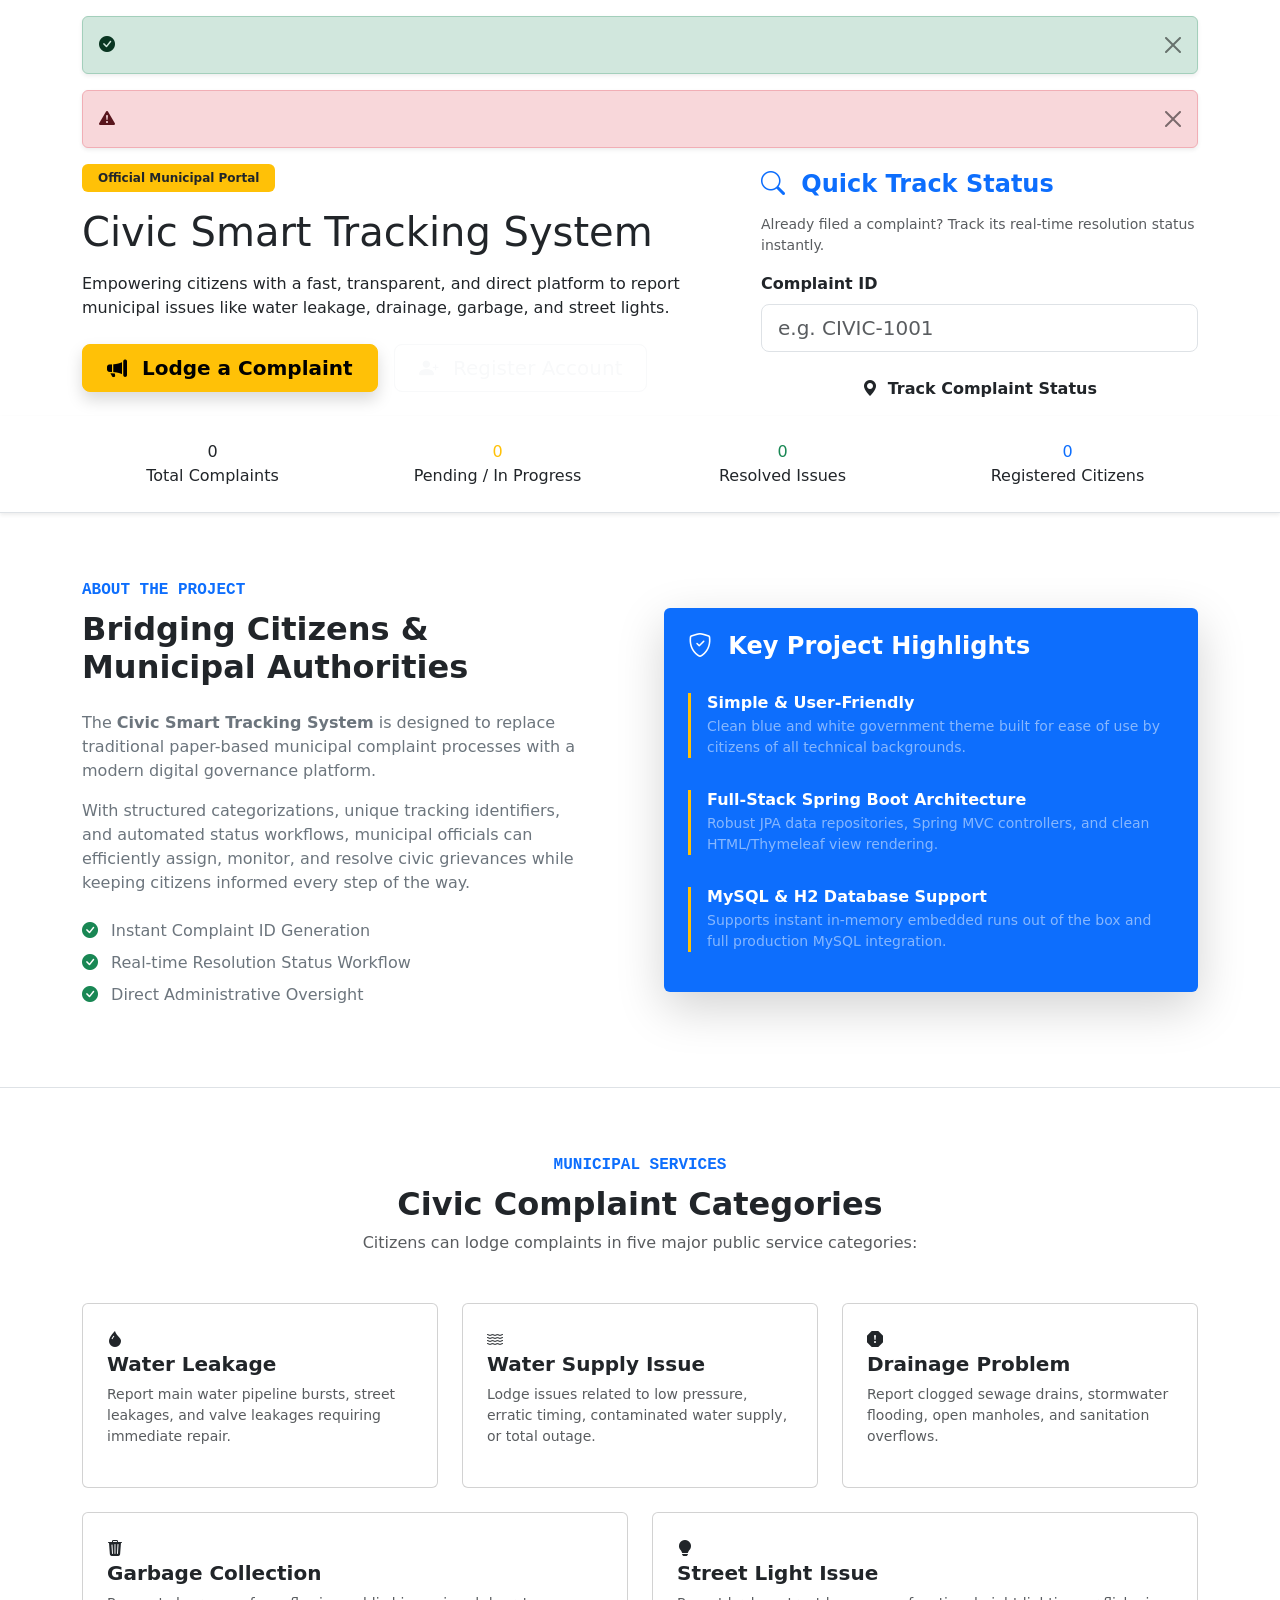
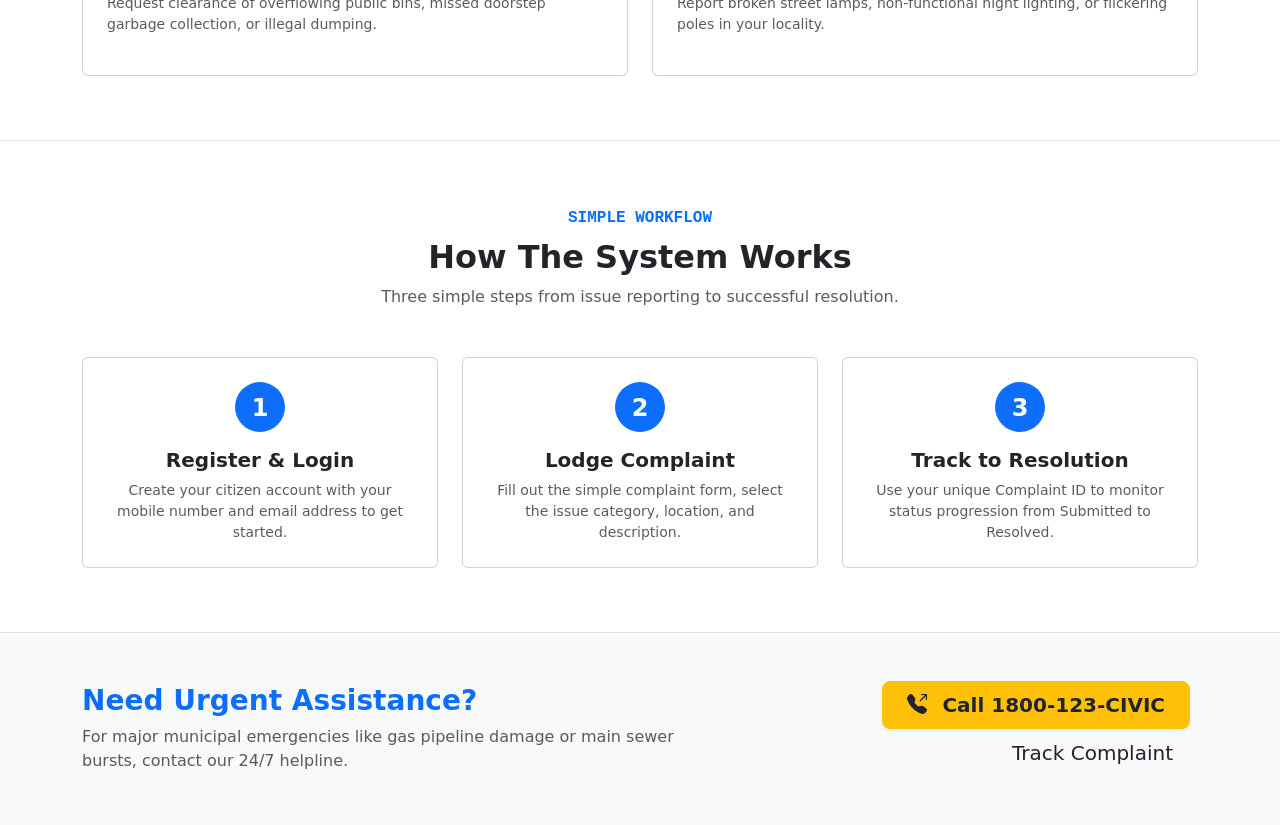
<file: src/main/resources/templates/index.html>
<!DOCTYPE html>
<html xmlns:th="http://www.thymeleaf.org">
<head>
    <meta charset="UTF-8">
    <meta name="viewport" content="width=device-width, initial-scale=1.0">
    <title>Civic Smart Tracking System | Municipal Grievance Redressal</title>
    
    <!-- Bootstrap 5 CSS & Icons -->
    <link href="https://cdn.jsdelivr.net/npm/bootstrap@5.3.2/dist/css/bootstrap.min.css" rel="stylesheet">
    <link href="https://cdn.jsdelivr.net/npm/bootstrap-icons@1.11.1/font/bootstrap-icons.css" rel="stylesheet">
    
    <!-- Custom CSS -->
    <link th:href="@{/css/style.css}" rel="stylesheet">
</head>
<body>

    <!-- Include Navbar -->
    <div th:replace="~{fragments/navbar :: navbar}"></div>

    <!-- Alert Toast Messages -->
    <div class="container mt-3" th:if="${successMessage != null}">
        <div class="alert alert-success alert-dismissible fade show shadow-sm" role="alert">
            <i class="bi bi-check-circle-fill me-2"></i> <span th:text="${successMessage}"></span>
            <button type="button" class="btn-close" data-bs-dismiss="alert"></button>
        </div>
    </div>
    <div class="container mt-3" th:if="${errorMessage != null}">
        <div class="alert alert-danger alert-dismissible fade show shadow-sm" role="alert">
            <i class="bi bi-exclamation-triangle-fill me-2"></i> <span th:text="${errorMessage}"></span>
            <button type="button" class="btn-close" data-bs-dismiss="alert"></button>
        </div>
    </div>

    <!-- HERO SECTION -->
    <section class="hero-section">
        <div class="container">
            <div class="row align-items-center g-5">
                <div class="col-lg-7">
                    <span class="badge bg-warning text-dark mb-3 px-3 py-2 fw-bold">Official Municipal Portal</span>
                    <h1 class="hero-title mb-3">Civic Smart Tracking System</h1>
                    <p class="hero-subtitle mb-4">
                        Empowering citizens with a fast, transparent, and direct platform to report municipal issues like water leakage, drainage, garbage, and street lights.
                    </p>
                    <div class="d-flex flex-wrap gap-3 mb-4">
                        <a th:href="@{/citizen/register-complaint}" class="btn btn-warning btn-lg fw-bold px-4 shadow">
                            <i class="bi bi-megaphone-fill me-2"></i> Lodge a Complaint
                        </a>
                        <a th:href="@{/register}" class="btn btn-outline-light btn-lg px-4">
                            <i class="bi bi-person-plus-fill me-2"></i> Register Account
                        </a>
                    </div>
                </div>

                <!-- Quick Tracking Form Card -->
                <div class="col-lg-5">
                    <div class="quick-track-card">
                        <h4 class="fw-bold mb-3 text-primary">
                            <i class="bi bi-search me-2"></i> Quick Track Status
                        </h4>
                        <p class="text-muted small mb-3">Already filed a complaint? Track its real-time resolution status instantly.</p>
                        
                        <form th:action="@{/track}" method="get" id="quickTrackForm">
                            <div class="mb-3">
                                <label for="quickTrackCode" class="form-label fw-semibold">Complaint ID</label>
                                <input type="text" class="form-control form-control-lg" id="quickTrackCode" name="code" placeholder="e.g. CIVIC-1001" required>
                            </div>
                            <button type="submit" class="btn btn-gov-secondary w-100 py-2 fw-bold">
                                <i class="bi bi-geo-alt-fill me-1"></i> Track Complaint Status
                            </button>
                        </form>
                    </div>
                </div>
            </div>
        </div>
    </section>

    <!-- LIVE METRICS COUNTER -->
    <section class="py-4 bg-white border-bottom shadow-sm">
        <div class="container">
            <div class="row g-4 text-center">
                <div class="col-md-3 col-6">
                    <div class="stat-card total rounded">
                        <div class="stat-number" th:text="${stats.totalComplaints}">0</div>
                        <div class="stat-label">Total Complaints</div>
                    </div>
                </div>
                <div class="col-md-3 col-6">
                    <div class="stat-card pending rounded">
                        <div class="stat-number text-warning" th:text="${stats.pendingComplaints}">0</div>
                        <div class="stat-label">Pending / In Progress</div>
                    </div>
                </div>
                <div class="col-md-3 col-6">
                    <div class="stat-card resolved rounded">
                        <div class="stat-number text-success" th:text="${stats.resolvedComplaints}">0</div>
                        <div class="stat-label">Resolved Issues</div>
                    </div>
                </div>
                <div class="col-md-3 col-6">
                    <div class="stat-card citizens rounded">
                        <div class="stat-number text-primary" th:text="${stats.totalCitizens}">0</div>
                        <div class="stat-label">Registered Citizens</div>
                    </div>
                </div>
            </div>
        </div>
    </section>

    <!-- ABOUT SECTION -->
    <section class="py-5" id="about">
        <div class="container py-3">
            <div class="row align-items-center g-5">
                <div class="col-lg-6">
                    <div class="pe-lg-4">
                        <span class="text-primary font-monospace fw-bold text-uppercase">About The Project</span>
                        <h2 class="fw-bold mt-2 mb-4">Bridging Citizens & Municipal Authorities</h2>
                        <p class="text-secondary leading-relaxed">
                            The <strong>Civic Smart Tracking System</strong> is designed to replace traditional paper-based municipal complaint processes with a modern digital governance platform.
                        </p>
                        <p class="text-secondary leading-relaxed">
                            With structured categorizations, unique tracking identifiers, and automated status workflows, municipal officials can efficiently assign, monitor, and resolve civic grievances while keeping citizens informed every step of the way.
                        </p>
                        <ul class="list-unstyled text-secondary mt-4">
                            <li class="mb-2"><i class="bi bi-check-circle-fill text-success me-2"></i> Instant Complaint ID Generation</li>
                            <li class="mb-2"><i class="bi bi-check-circle-fill text-success me-2"></i> Real-time Resolution Status Workflow</li>
                            <li class="mb-2"><i class="bi bi-check-circle-fill text-success me-2"></i> Direct Administrative Oversight</li>
                        </ul>
                    </div>
                </div>
                <div class="col-lg-6">
                    <div class="card card-custom p-4 border-0 bg-primary text-white shadow-lg">
                        <h4 class="fw-bold mb-3"><i class="bi bi-shield-check me-2"></i> Key Project Highlights</h4>
                        <div class="border-start border-3 border-warning ps-3 my-3">
                            <h6 class="fw-bold mb-1">Simple & User-Friendly</h6>
                            <p class="small text-white-50 mb-0">Clean blue and white government theme built for ease of use by citizens of all technical backgrounds.</p>
                        </div>
                        <div class="border-start border-3 border-warning ps-3 my-3">
                            <h6 class="fw-bold mb-1">Full-Stack Spring Boot Architecture</h6>
                            <p class="small text-white-50 mb-0">Robust JPA data repositories, Spring MVC controllers, and clean HTML/Thymeleaf view rendering.</p>
                        </div>
                        <div class="border-start border-3 border-warning ps-3 my-3">
                            <h6 class="fw-bold mb-1">MySQL & H2 Database Support</h6>
                            <p class="small text-white-50 mb-0">Supports instant in-memory embedded runs out of the box and full production MySQL integration.</p>
                        </div>
                    </div>
                </div>
            </div>
        </div>
    </section>

    <!-- SERVICES SECTION -->
    <section class="py-5 bg-white border-top border-bottom" id="services">
        <div class="container py-3">
            <div class="text-center max-width-700 mx-auto mb-5">
                <span class="text-primary font-monospace fw-bold text-uppercase">Municipal Services</span>
                <h2 class="fw-bold mt-2">Civic Complaint Categories</h2>
                <p class="text-muted">Citizens can lodge complaints in five major public service categories:</p>
            </div>

            <div class="row g-4">
                <div class="col-md-4">
                    <div class="card card-custom h-100 p-4">
                        <div class="service-icon-box">
                            <i class="bi bi-droplet-fill"></i>
                        </div>
                        <h5 class="fw-bold">Water Leakage</h5>
                        <p class="text-muted small">Report main water pipeline bursts, street leakages, and valve leakages requiring immediate repair.</p>
                    </div>
                </div>

                <div class="col-md-4">
                    <div class="card card-custom h-100 p-4">
                        <div class="service-icon-box">
                            <i class="bi bi-water"></i>
                        </div>
                        <h5 class="fw-bold">Water Supply Issue</h5>
                        <p class="text-muted small">Lodge issues related to low pressure, erratic timing, contaminated water supply, or total outage.</p>
                    </div>
                </div>

                <div class="col-md-4">
                    <div class="card card-custom h-100 p-4">
                        <div class="service-icon-box">
                            <i class="bi bi-exclamation-octagon-fill"></i>
                        </div>
                        <h5 class="fw-bold">Drainage Problem</h5>
                        <p class="text-muted small">Report clogged sewage drains, stormwater flooding, open manholes, and sanitation overflows.</p>
                    </div>
                </div>

                <div class="col-md-6 col-lg-6">
                    <div class="card card-custom h-100 p-4">
                        <div class="service-icon-box">
                            <i class="bi bi-trash3-fill"></i>
                        </div>
                        <h5 class="fw-bold">Garbage Collection</h5>
                        <p class="text-muted small">Request clearance of overflowing public bins, missed doorstep garbage collection, or illegal dumping.</p>
                    </div>
                </div>

                <div class="col-md-6 col-lg-6">
                    <div class="card card-custom h-100 p-4">
                        <div class="service-icon-box">
                            <i class="bi bi-lightbulb-fill"></i>
                        </div>
                        <h5 class="fw-bold">Street Light Issue</h5>
                        <p class="text-muted small">Report broken street lamps, non-functional night lighting, or flickering poles in your locality.</p>
                    </div>
                </div>
            </div>
        </div>
    </section>

    <!-- HOW IT WORKS SECTION -->
    <section class="py-5" id="how-it-works">
        <div class="container py-3">
            <div class="text-center mb-5">
                <span class="text-primary font-monospace fw-bold text-uppercase">Simple Workflow</span>
                <h2 class="fw-bold mt-2">How The System Works</h2>
                <p class="text-muted">Three simple steps from issue reporting to successful resolution.</p>
            </div>

            <div class="row g-4 text-center">
                <div class="col-md-4">
                    <div class="card card-custom p-4 h-100">
                        <div class="badge bg-primary text-white rounded-circle fs-4 mb-3 mx-auto" style="width: 50px; height: 50px; line-height: 36px;">1</div>
                        <h5 class="fw-bold">Register & Login</h5>
                        <p class="text-muted small mb-0">Create your citizen account with your mobile number and email address to get started.</p>
                    </div>
                </div>
                <div class="col-md-4">
                    <div class="card card-custom p-4 h-100">
                        <div class="badge bg-primary text-white rounded-circle fs-4 mb-3 mx-auto" style="width: 50px; height: 50px; line-height: 36px;">2</div>
                        <h5 class="fw-bold">Lodge Complaint</h5>
                        <p class="text-muted small mb-0">Fill out the simple complaint form, select the issue category, location, and description.</p>
                    </div>
                </div>
                <div class="col-md-4">
                    <div class="card card-custom p-4 h-100">
                        <div class="badge bg-primary text-white rounded-circle fs-4 mb-3 mx-auto" style="width: 50px; height: 50px; line-height: 36px;">3</div>
                        <h5 class="fw-bold">Track to Resolution</h5>
                        <p class="text-muted small mb-0">Use your unique Complaint ID to monitor status progression from Submitted to Resolved.</p>
                    </div>
                </div>
            </div>
        </div>
    </section>

    <!-- CONTACT SECTION -->
    <section class="py-5 bg-light border-top" id="contact">
        <div class="container">
            <div class="row align-items-center g-4">
                <div class="col-lg-7">
                    <h3 class="fw-bold text-primary mb-2">Need Urgent Assistance?</h3>
                    <p class="text-muted mb-0">For major municipal emergencies like gas pipeline damage or main sewer bursts, contact our 24/7 helpline.</p>
                </div>
                <div class="col-lg-5 text-lg-end">
                    <a href="tel:18001232484" class="btn btn-warning btn-lg fw-bold px-4 text-dark shadow-sm me-2 mb-2 mb-sm-0">
                        <i class="bi bi-telephone-outbound-fill me-2"></i> Call 1800-123-CIVIC
                    </a>
                    <a th:href="@{/track}" class="btn btn-gov-primary btn-lg px-4 mb-2 mb-sm-0">
                        Track Complaint
                    </a>
                </div>
            </div>
        </div>
    </section>

    <!-- Include Footer -->
    <div th:replace="~{fragments/footer :: footer}"></div>

    <!-- Bootstrap JS -->
    <script src="https://cdn.jsdelivr.net/npm/bootstrap@5.3.2/dist/js/bootstrap.bundle.min.js"></script>
    <script th:src="@{/js/main.js}"></script>
</body>
</html>
</file>
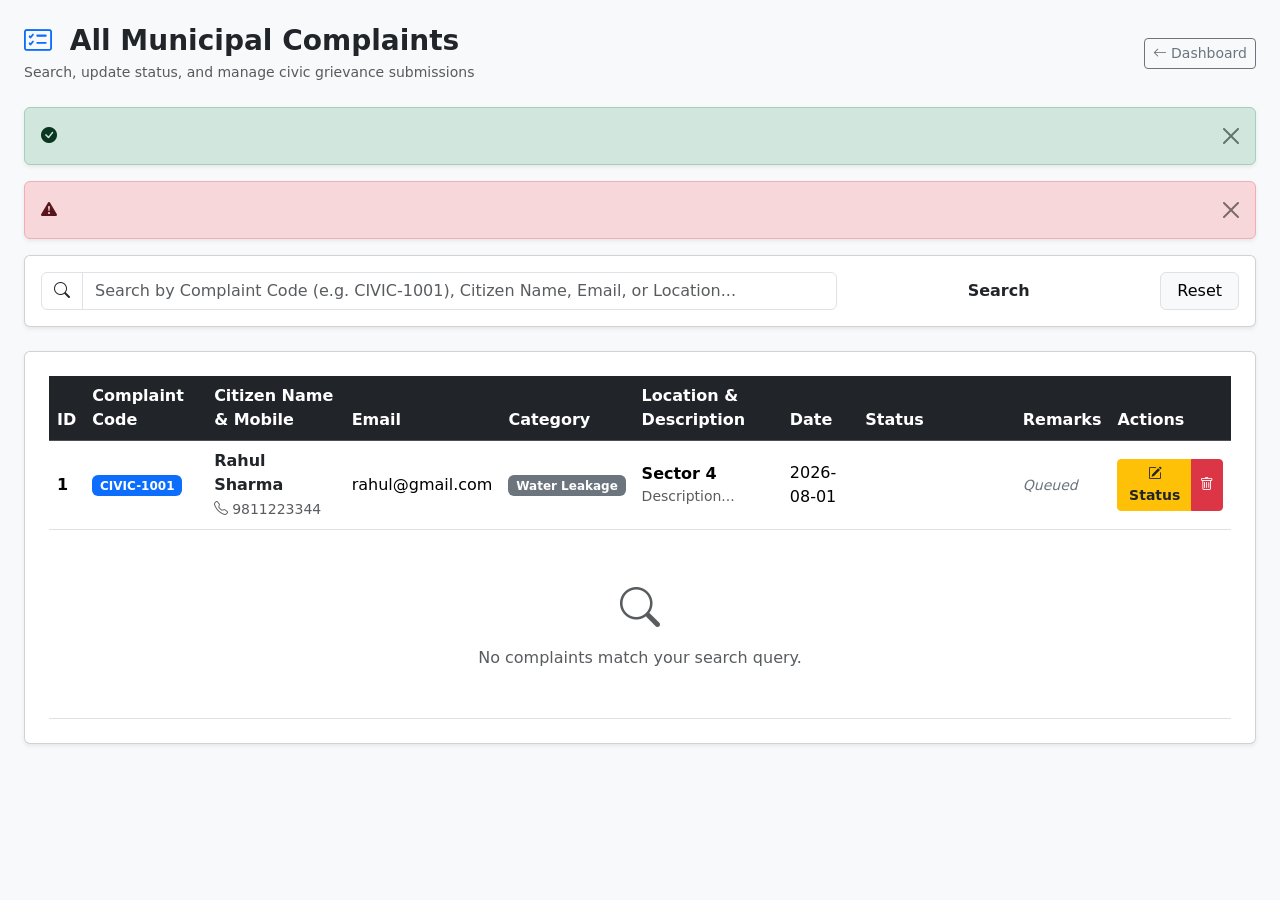
<file: src/main/resources/templates/admin-complaints.html>
<!DOCTYPE html>
<html xmlns:th="http://www.thymeleaf.org">
<head>
    <meta charset="UTF-8">
    <meta name="viewport" content="width=device-width, initial-scale=1.0">
    <title>Manage Complaints | Admin Console</title>
    <link href="https://cdn.jsdelivr.net/npm/bootstrap@5.3.2/dist/css/bootstrap.min.css" rel="stylesheet">
    <link href="https://cdn.jsdelivr.net/npm/bootstrap-icons@1.11.1/font/bootstrap-icons.css" rel="stylesheet">
    <link th:href="@{/css/style.css}" rel="stylesheet">
</head>
<body class="bg-light">

    <!-- Include Navbar -->
    <div th:replace="~{fragments/navbar :: navbar}"></div>

    <div class="container-fluid px-4 py-4">
        
        <div class="d-flex flex-column flex-md-row justify-content-between align-items-md-center mb-4 gap-3">
            <div>
                <h3 class="fw-bold text-dark mb-1">
                    <i class="bi bi-card-checklist text-primary me-2"></i> All Municipal Complaints
                </h3>
                <p class="text-muted small mb-0">Search, update status, and manage civic grievance submissions</p>
            </div>
            <div class="d-flex gap-2">
                <a th:href="@{/admin/dashboard}" class="btn btn-outline-secondary btn-sm">
                    <i class="bi bi-arrow-left"></i> Dashboard
                </a>
            </div>
        </div>

        <!-- Alert Toast Messages -->
        <div th:if="${successMessage != null}" class="alert alert-success alert-dismissible fade show shadow-sm" role="alert">
            <i class="bi bi-check-circle-fill me-2"></i> <span th:text="${successMessage}"></span>
            <button type="button" class="btn-close" data-bs-dismiss="alert"></button>
        </div>
        <div th:if="${errorMessage != null}" class="alert alert-danger alert-dismissible fade show shadow-sm" role="alert">
            <i class="bi bi-exclamation-triangle-fill me-2"></i> <span th:text="${errorMessage}"></span>
            <button type="button" class="btn-close" data-bs-dismiss="alert"></button>
        </div>

        <!-- Search & Filter Card -->
        <div class="card card-custom p-3 mb-4 shadow-sm">
            <form th:action="@{/admin/complaints}" method="get" class="row g-2 align-items-center">
                <div class="col-md-6 col-lg-8">
                    <div class="input-group">
                        <span class="input-group-text bg-white"><i class="bi bi-search"></i></span>
                        <input type="text" class="form-control" name="keyword" th:value="${keyword}" placeholder="Search by Complaint Code (e.g. CIVIC-1001), Citizen Name, Email, or Location..." id="tableSearchInput">
                    </div>
                </div>
                <div class="col-md-6 col-lg-4 d-flex gap-2">
                    <button type="submit" class="btn btn-gov-primary px-4 fw-bold w-100">
                        Search
                    </button>
                    <a th:href="@{/admin/complaints}" class="btn btn-light border px-3">
                        Reset
                    </a>
                </div>
            </form>
        </div>

        <!-- Complaints Table Card -->
        <div class="card card-custom p-4 shadow-sm">
            <div class="table-responsive">
                <table class="table table-hover align-middle mb-0" id="complaintsTable">
                    <thead class="table-dark">
                        <tr>
                            <th>ID</th>
                            <th>Complaint Code</th>
                            <th>Citizen Name & Mobile</th>
                            <th>Email</th>
                            <th>Category</th>
                            <th>Location & Description</th>
                            <th>Date</th>
                            <th>Status</th>
                            <th>Remarks</th>
                            <th>Actions</th>
                        </tr>
                    </thead>
                    <tbody>
                        <tr th:each="c : ${complaints}">
                            <td class="fw-bold" th:text="${c.id}">1</td>
                            <td>
                                <span class="badge bg-primary fs-7" th:text="${c.complaintCode}">CIVIC-1001</span>
                            </td>
                            <td>
                                <div class="fw-bold text-dark" th:text="${c.citizenName}">Rahul Sharma</div>
                                <small class="text-muted"><i class="bi bi-telephone me-1"></i><span th:text="${c.mobile}">9811223344</span></small>
                            </td>
                            <td th:text="${c.email}">rahul@gmail.com</td>
                            <td>
                                <span class="badge bg-secondary" th:text="${c.category}">Water Leakage</span>
                            </td>
                            <td>
                                <div class="fw-semibold" th:text="${c.location}">Sector 4</div>
                                <small class="text-muted text-truncate d-block" style="max-width: 220px;" th:text="${c.description}">Description...</small>
                            </td>
                            <td th:text="${c.date}">2026-08-01</td>
                            <td>
                                <span th:if="${c.status == 'Submitted'}" class="badge badge-submitted" th:text="${c.status}">Submitted</span>
                                <span th:if="${c.status == 'In Progress'}" class="badge badge-progress" th:text="${c.status}">In Progress</span>
                                <span th:if="${c.status == 'Resolved'}" class="badge badge-resolved" th:text="${c.status}">Resolved</span>
                            </td>
                            <td>
                                <small class="fst-italic text-secondary" th:text="${c.remarks}">Queued</small>
                            </td>
                            <td>
                                <div class="btn-group btn-group-sm" role="group">
                                    <!-- Edit Status Button (Triggers Modal) -->
                                    <button type="button" class="btn btn-warning fw-bold text-dark" 
                                            data-bs-toggle="modal" data-bs-target="#updateStatusModal"
                                            th:data-id="${c.id}"
                                            th:data-code="${c.complaintCode}"
                                            th:data-status="${c.status}"
                                            th:data-remarks="${c.remarks}">
                                        <i class="bi bi-pencil-square"></i> Status
                                    </button>
                                    
                                    <!-- Delete Button (Triggers Delete Confirmation Modal) -->
                                    <button type="button" class="btn btn-danger"
                                            data-bs-toggle="modal" data-bs-target="#deleteModal"
                                            th:data-id="${c.id}"
                                            th:data-code="${c.complaintCode}">
                                        <i class="bi bi-trash"></i>
                                    </button>
                                </div>
                            </td>
                        </tr>
                        <tr th:if="${#lists.isEmpty(complaints)}">
                            <td colspan="10" class="text-center py-5 text-muted">
                                <i class="bi bi-search fs-1 d-block mb-2"></i>
                                No complaints match your search query.
                            </td>
                        </tr>
                    </tbody>
                </table>
            </div>
        </div>

    </div>

    <!-- UPDATE STATUS MODAL -->
    <div class="modal fade" id="updateStatusModal" tabindex="-1" aria-hidden="true">
        <div class="modal-dialog modal-dialog-centered">
            <div class="modal-content">
                <form th:action="@{/admin/update-status}" method="post">
                    <div class="modal-header bg-dark text-white">
                        <h5 class="modal-title fw-bold">
                            <i class="bi bi-pencil-square text-warning me-2"></i> Update Complaint Status
                        </h5>
                        <button type="button" class="btn-close btn-close-white" data-bs-dismiss="modal"></button>
                    </div>
                    <div class="modal-body">
                        <input type="hidden" name="complaintId" id="modalComplaintId">
                        
                        <div class="mb-3">
                            <label class="form-label text-muted">Complaint ID</label>
                            <h5 id="modalComplaintCodeDisplay" class="fw-bold text-primary">CIVIC-1001</h5>
                        </div>

                        <div class="mb-3">
                            <label for="modalStatusSelect" class="form-label fw-semibold">Complaint Status <span class="text-danger">*</span></label>
                            <select class="form-select" id="modalStatusSelect" name="status" required>
                                <option value="Submitted">Submitted</option>
                                <option value="In Progress">In Progress</option>
                                <option value="Resolved">Resolved</option>
                            </select>
                        </div>

                        <div class="mb-3">
                            <label for="modalRemarksInput" class="form-label fw-semibold">Official Remarks / Resolution Notes</label>
                            <textarea class="form-control" id="modalRemarksInput" name="remarks" rows="3" placeholder="Enter administrative remarks or action taken..."></textarea>
                        </div>
                    </div>
                    <div class="modal-footer">
                        <button type="button" class="btn btn-light" data-bs-dismiss="modal">Cancel</button>
                        <button type="submit" class="btn btn-warning fw-bold text-dark px-4">Update Status</button>
                    </div>
                </form>
            </div>
        </div>
    </div>

    <!-- DELETE CONFIRMATION MODAL -->
    <div class="modal fade" id="deleteModal" tabindex="-1" aria-hidden="true">
        <div class="modal-dialog modal-dialog-centered">
            <div class="modal-content">
                <form th:action="@{/admin/delete-complaint}" method="post">
                    <div class="modal-header bg-danger text-white">
                        <h5 class="modal-title fw-bold">
                            <i class="bi bi-exclamation-triangle-fill me-2"></i> Confirm Deletion
                        </h5>
                        <button type="button" class="btn-close btn-close-white" data-bs-dismiss="modal"></button>
                    </div>
                    <div class="modal-body text-center py-4">
                        <input type="hidden" name="complaintId" id="deleteModalComplaintId">
                        <p class="fs-5 mb-1">Are you sure you want to delete complaint <strong id="deleteModalCodeDisplay" class="text-danger">CIVIC-1001</strong>?</p>
                        <small class="text-muted">This action cannot be undone.</small>
                    </div>
                    <div class="modal-footer justify-content-center">
                        <button type="button" class="btn btn-light px-4" data-bs-dismiss="modal">Cancel</button>
                        <button type="submit" class="btn btn-danger px-4 fw-bold">Delete Permanently</button>
                    </div>
                </form>
            </div>
        </div>
    </div>

    <!-- Include Footer -->
    <div th:replace="~{fragments/footer :: footer}"></div>

    <script src="https://cdn.jsdelivr.net/npm/bootstrap@5.3.2/dist/js/bootstrap.bundle.min.js"></script>
    <script th:src="@{/js/main.js}"></script>
</body>
</html>
</file>
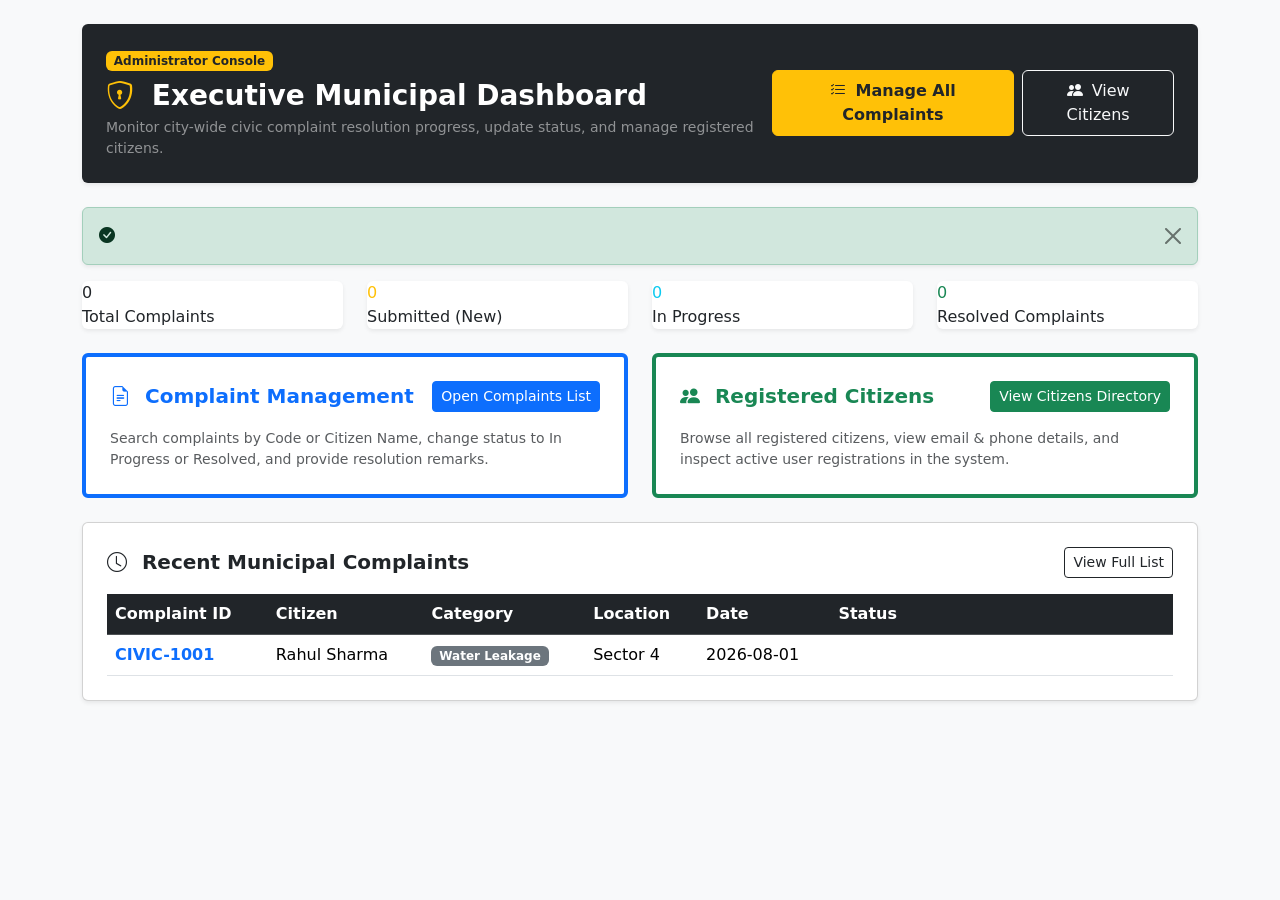
<file: src/main/resources/templates/admin-dashboard.html>
<!DOCTYPE html>
<html xmlns:th="http://www.thymeleaf.org">
<head>
    <meta charset="UTF-8">
    <meta name="viewport" content="width=device-width, initial-scale=1.0">
    <title>Admin Dashboard | Civic Smart Tracking System</title>
    <link href="https://cdn.jsdelivr.net/npm/bootstrap@5.3.2/dist/css/bootstrap.min.css" rel="stylesheet">
    <link href="https://cdn.jsdelivr.net/npm/bootstrap-icons@1.11.1/font/bootstrap-icons.css" rel="stylesheet">
    <link th:href="@{/css/style.css}" rel="stylesheet">
</head>
<body class="bg-light">

    <!-- Include Navbar -->
    <div th:replace="~{fragments/navbar :: navbar}"></div>

    <div class="container py-4">
        
        <!-- Welcome Banner -->
        <div class="card card-custom p-4 bg-dark text-white mb-4 border-0 shadow-sm">
            <div class="d-flex flex-column flex-md-row justify-content-between align-items-md-center gap-3">
                <div>
                    <span class="badge bg-warning text-dark fw-bold mb-2">Administrator Console</span>
                    <h3 class="fw-bold mb-1">
                        <i class="bi bi-shield-lock text-warning me-2"></i> Executive Municipal Dashboard
                    </h3>
                    <p class="mb-0 text-white-50 small">
                        Monitor city-wide civic complaint resolution progress, update status, and manage registered citizens.
                    </p>
                </div>
                <div class="d-flex gap-2">
                    <a th:href="@{/admin/complaints}" class="btn btn-warning fw-bold text-dark px-3 py-2">
                        <i class="bi bi-list-check me-1"></i> Manage All Complaints
                    </a>
                    <a th:href="@{/admin/users}" class="btn btn-outline-light px-3 py-2">
                        <i class="bi bi-people-fill me-1"></i> View Citizens
                    </a>
                </div>
            </div>
        </div>

        <!-- Alert Messages -->
        <div th:if="${successMessage != null}" class="alert alert-success alert-dismissible fade show shadow-sm" role="alert">
            <i class="bi bi-check-circle-fill me-2"></i> <span th:text="${successMessage}"></span>
            <button type="button" class="btn-close" data-bs-dismiss="alert"></button>
        </div>

        <!-- System Stats Cards -->
        <div class="row g-4 mb-4">
            <div class="col-md-3 col-6">
                <div class="stat-card total bg-white rounded shadow-sm">
                    <div class="stat-number" th:text="${stats.totalComplaints}">0</div>
                    <div class="stat-label">Total Complaints</div>
                </div>
            </div>
            <div class="col-md-3 col-6">
                <div class="stat-card pending bg-white rounded shadow-sm">
                    <div class="stat-number text-warning" th:text="${stats.submittedComplaints}">0</div>
                    <div class="stat-label">Submitted (New)</div>
                </div>
            </div>
            <div class="col-md-3 col-6">
                <div class="stat-card pending bg-white rounded shadow-sm">
                    <div class="stat-number text-info" th:text="${stats.inProgressComplaints}">0</div>
                    <div class="stat-label">In Progress</div>
                </div>
            </div>
            <div class="col-md-3 col-6">
                <div class="stat-card resolved bg-white rounded shadow-sm">
                    <div class="stat-number text-success" th:text="${stats.resolvedComplaints}">0</div>
                    <div class="stat-label">Resolved Complaints</div>
                </div>
            </div>
        </div>

        <!-- Quick Admin Navigation Options -->
        <div class="row g-4 mb-4">
            <div class="col-md-6">
                <div class="card card-custom p-4 h-100 border-start border-4 border-primary">
                    <div class="d-flex justify-content-between align-items-center mb-3">
                        <h5 class="fw-bold text-primary mb-0"><i class="bi bi-file-earmark-text me-2"></i> Complaint Management</h5>
                        <a th:href="@{/admin/complaints}" class="btn btn-sm btn-primary">Open Complaints List</a>
                    </div>
                    <p class="text-muted small mb-0">Search complaints by Code or Citizen Name, change status to In Progress or Resolved, and provide resolution remarks.</p>
                </div>
            </div>
            <div class="col-md-6">
                <div class="card card-custom p-4 h-100 border-start border-4 border-success">
                    <div class="d-flex justify-content-between align-items-center mb-3">
                        <h5 class="fw-bold text-success mb-0"><i class="bi bi-people-fill me-2"></i> Registered Citizens</h5>
                        <a th:href="@{/admin/users}" class="btn btn-sm btn-success">View Citizens Directory</a>
                    </div>
                    <p class="text-muted small mb-0">Browse all registered citizens, view email & phone details, and inspect active user registrations in the system.</p>
                </div>
            </div>
        </div>

        <!-- Recent Complaints Stream Table -->
        <div class="card card-custom p-4 shadow-sm mb-4">
            <div class="d-flex justify-content-between align-items-center mb-3">
                <h5 class="fw-bold text-dark mb-0">
                    <i class="bi bi-clock me-2"></i> Recent Municipal Complaints
                </h5>
                <a th:href="@{/admin/complaints}" class="btn btn-sm btn-outline-dark">View Full List</a>
            </div>

            <div class="table-responsive">
                <table class="table table-hover align-middle mb-0">
                    <thead class="table-dark">
                        <tr>
                            <th>Complaint ID</th>
                            <th>Citizen</th>
                            <th>Category</th>
                            <th>Location</th>
                            <th>Date</th>
                            <th>Status</th>
                        </tr>
                    </thead>
                    <tbody>
                        <tr th:each="c : ${recentComplaints}">
                            <td class="fw-bold text-primary" th:text="${c.complaintCode}">CIVIC-1001</td>
                            <td th:text="${c.citizenName}">Rahul Sharma</td>
                            <td><span class="badge bg-secondary" th:text="${c.category}">Water Leakage</span></td>
                            <td th:text="${c.location}">Sector 4</td>
                            <td th:text="${c.date}">2026-08-01</td>
                            <td>
                                <span th:if="${c.status == 'Submitted'}" class="badge badge-submitted" th:text="${c.status}">Submitted</span>
                                <span th:if="${c.status == 'In Progress'}" class="badge badge-progress" th:text="${c.status}">In Progress</span>
                                <span th:if="${c.status == 'Resolved'}" class="badge badge-resolved" th:text="${c.status}">Resolved</span>
                            </td>
                        </tr>
                    </tbody>
                </table>
            </div>
        </div>

    </div>

    <!-- Include Footer -->
    <div th:replace="~{fragments/footer :: footer}"></div>

    <script src="https://cdn.jsdelivr.net/npm/bootstrap@5.3.2/dist/js/bootstrap.bundle.min.js"></script>
    <script th:src="@{/js/main.js}"></script>
</body>
</html>
</file>
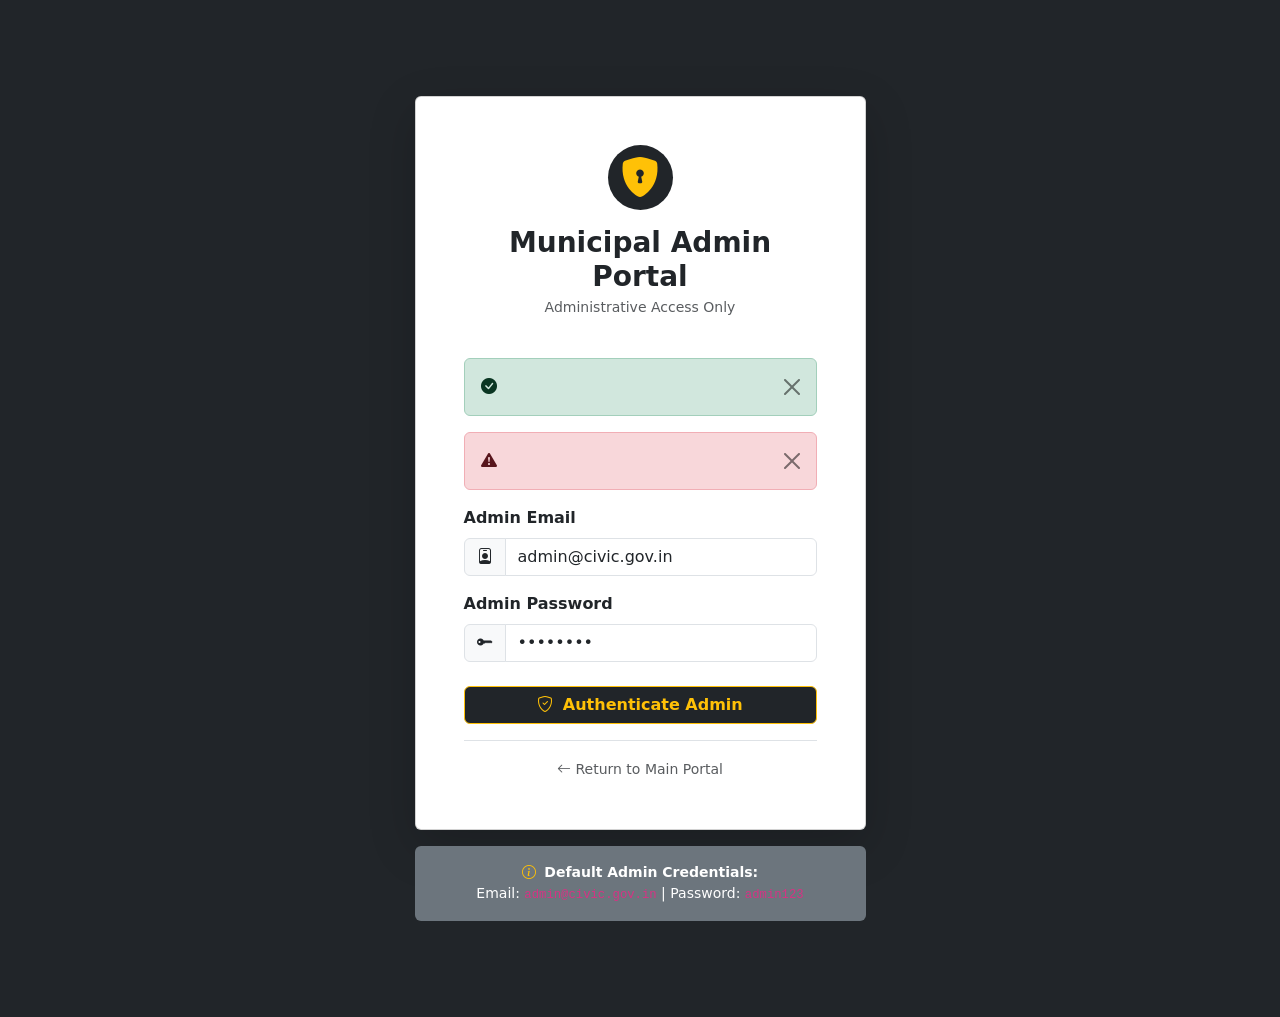
<file: src/main/resources/templates/admin-login.html>
<!DOCTYPE html>
<html xmlns:th="http://www.thymeleaf.org">
<head>
    <meta charset="UTF-8">
    <meta name="viewport" content="width=device-width, initial-scale=1.0">
    <title>Admin Login | Civic Smart Tracking System</title>
    <link href="https://cdn.jsdelivr.net/npm/bootstrap@5.3.2/dist/css/bootstrap.min.css" rel="stylesheet">
    <link href="https://cdn.jsdelivr.net/npm/bootstrap-icons@1.11.1/font/bootstrap-icons.css" rel="stylesheet">
    <link th:href="@{/css/style.css}" rel="stylesheet">
</head>
<body class="bg-dark text-white">

    <!-- Include Navbar -->
    <div th:replace="~{fragments/navbar :: navbar}"></div>

    <div class="container py-5 my-5">
        <div class="row justify-content-center">
            <div class="col-md-6 col-lg-5">
                <div class="card card-custom p-4 p-md-5 shadow-lg bg-white text-dark">

                    <div class="text-center mb-4">
                        <div class="bg-dark text-warning rounded-circle d-inline-flex align-items-center justify-content-center mb-3" style="width: 65px; height: 65px;">
                            <i class="bi bi-shield-lock-fill fs-1"></i>
                        </div>
                        <h3 class="fw-bold text-dark mb-1">Municipal Admin Portal</h3>
                        <p class="text-muted small">Administrative Access Only</p>
                    </div>

                    <!-- Alert Messages -->
                    <div th:if="${successMessage != null}" class="alert alert-success alert-dismissible fade show" role="alert">
                        <i class="bi bi-check-circle-fill me-1"></i> <span th:text="${successMessage}"></span>
                        <button type="button" class="btn-close" data-bs-dismiss="alert"></button>
                    </div>
                    <div th:if="${errorMessage != null}" class="alert alert-danger alert-dismissible fade show" role="alert">
                        <i class="bi bi-exclamation-triangle-fill me-1"></i> <span th:text="${errorMessage}"></span>
                        <button type="button" class="btn-close" data-bs-dismiss="alert"></button>
                    </div>

                    <form th:action="@{/admin/login}" method="post">
                        <div class="mb-3">
                            <label for="email" class="form-label fw-semibold">Admin Email</label>
                            <div class="input-group">
                                <span class="input-group-text bg-light"><i class="bi bi-person-badge"></i></span>
                                <input type="email" class="form-control" id="email" name="email" value="admin@civic.gov.in" required>
                            </div>
                        </div>

                        <div class="mb-4">
                            <label for="password" class="form-label fw-semibold">Admin Password</label>
                            <div class="input-group">
                                <span class="input-group-text bg-light"><i class="bi bi-key-fill"></i></span>
                                <input type="password" class="form-control" id="password" name="password" value="admin123" required>
                            </div>
                        </div>

                        <button type="submit" class="btn btn-dark w-100 py-2.5 fw-bold fs-6 mb-3 text-warning border-warning">
                            <i class="bi bi-shield-check me-1"></i> Authenticate Admin
                        </button>

                        <div class="text-center border-top pt-3">
                            <a th:href="@{/}" class="small text-muted text-decoration-none">
                                <i class="bi bi-arrow-left"></i> Return to Main Portal
                            </a>
                        </div>
                    </form>

                </div>

                <!-- Admin Credentials Info -->
                <div class="card bg-secondary text-white mt-3 p-3 text-center border-0 small">
                    <div><i class="bi bi-info-circle text-warning me-1"></i> <strong>Default Admin Credentials:</strong></div>
                    <div>Email: <code>admin@civic.gov.in</code> | Password: <code>admin123</code></div>
                </div>

            </div>
        </div>
    </div>

    <!-- Include Footer -->
    <div th:replace="~{fragments/footer :: footer}"></div>

    <script src="https://cdn.jsdelivr.net/npm/bootstrap@5.3.2/dist/js/bootstrap.bundle.min.js"></script>
    <script th:src="@{/js/main.js}"></script>
</body>
</html>
</file>
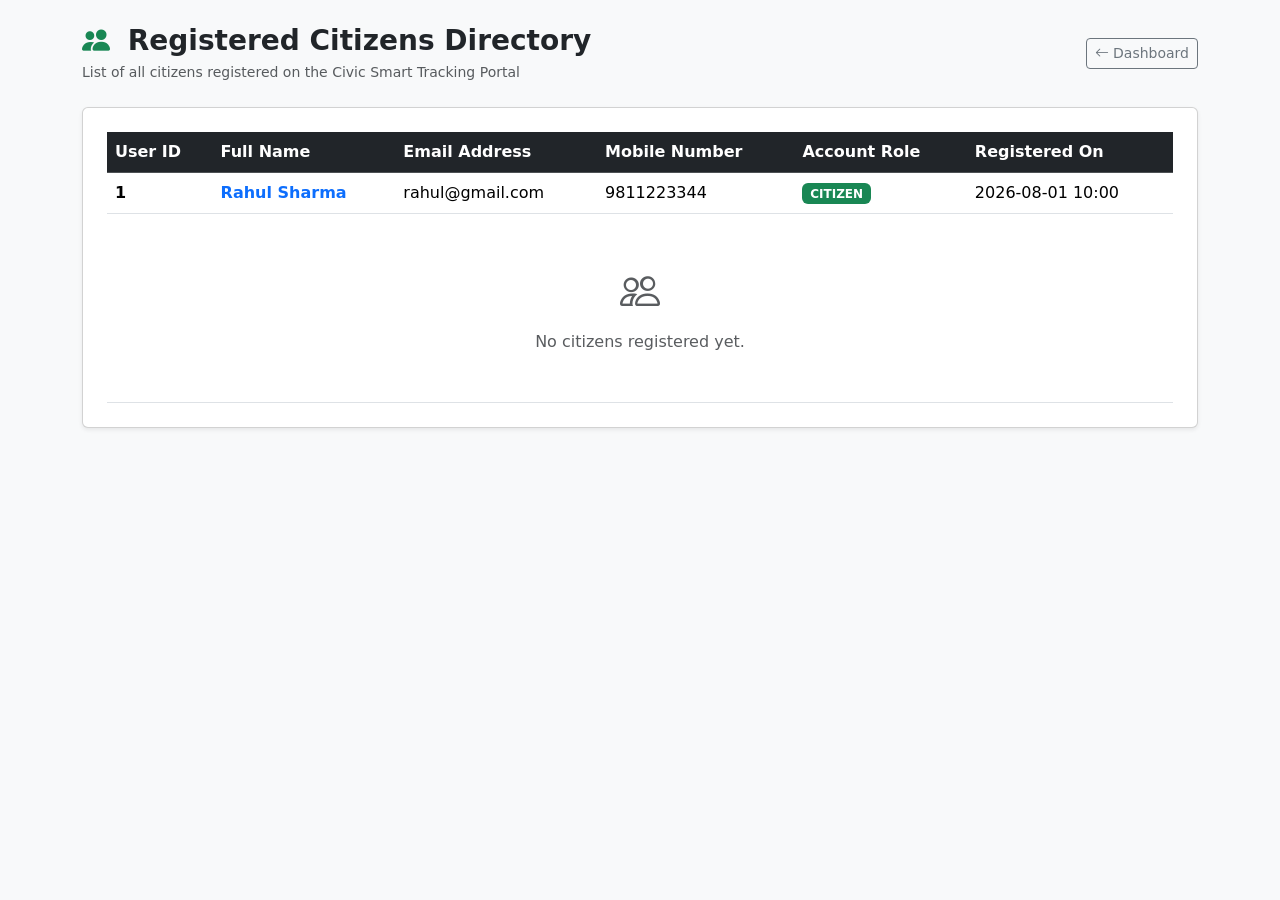
<file: src/main/resources/templates/admin-users.html>
<!DOCTYPE html>
<html xmlns:th="http://www.thymeleaf.org">
<head>
    <meta charset="UTF-8">
    <meta name="viewport" content="width=device-width, initial-scale=1.0">
    <title>Registered Citizens Directory | Admin Console</title>
    <link href="https://cdn.jsdelivr.net/npm/bootstrap@5.3.2/dist/css/bootstrap.min.css" rel="stylesheet">
    <link href="https://cdn.jsdelivr.net/npm/bootstrap-icons@1.11.1/font/bootstrap-icons.css" rel="stylesheet">
    <link th:href="@{/css/style.css}" rel="stylesheet">
</head>
<body class="bg-light">

    <!-- Include Navbar -->
    <div th:replace="~{fragments/navbar :: navbar}"></div>

    <div class="container py-4">
        
        <div class="d-flex flex-column flex-md-row justify-content-between align-items-md-center mb-4 gap-3">
            <div>
                <h3 class="fw-bold text-dark mb-1">
                    <i class="bi bi-people-fill text-success me-2"></i> Registered Citizens Directory
                </h3>
                <p class="text-muted small mb-0">List of all citizens registered on the Civic Smart Tracking Portal</p>
            </div>
            <a th:href="@{/admin/dashboard}" class="btn btn-outline-secondary btn-sm">
                <i class="bi bi-arrow-left"></i> Dashboard
            </a>
        </div>

        <!-- Users Table Card -->
        <div class="card card-custom p-4 shadow-sm">
            <div class="table-responsive">
                <table class="table table-hover align-middle mb-0">
                    <thead class="table-dark">
                        <tr>
                            <th>User ID</th>
                            <th>Full Name</th>
                            <th>Email Address</th>
                            <th>Mobile Number</th>
                            <th>Account Role</th>
                            <th>Registered On</th>
                        </tr>
                    </thead>
                    <tbody>
                        <tr th:each="u : ${users}">
                            <td class="fw-bold" th:text="${u.id}">1</td>
                            <td>
                                <div class="fw-bold text-primary" th:text="${u.name}">Rahul Sharma</div>
                            </td>
                            <td th:text="${u.email}">rahul@gmail.com</td>
                            <td th:text="${u.mobile}">9811223344</td>
                            <td>
                                <span class="badge bg-success" th:text="${u.role}">CITIZEN</span>
                            </td>
                            <td th:text="${#temporals.format(u.createdAt, 'yyyy-MM-dd HH:mm')}">2026-08-01 10:00</td>
                        </tr>
                        <tr th:if="${#lists.isEmpty(users)}">
                            <td colspan="6" class="text-center py-5 text-muted">
                                <i class="bi bi-people fs-1 d-block mb-2"></i>
                                No citizens registered yet.
                            </td>
                        </tr>
                    </tbody>
                </table>
            </div>
        </div>

    </div>

    <!-- Include Footer -->
    <div th:replace="~{fragments/footer :: footer}"></div>

    <script src="https://cdn.jsdelivr.net/npm/bootstrap@5.3.2/dist/js/bootstrap.bundle.min.js"></script>
    <script th:src="@{/js/main.js}"></script>
</body>
</html>
</file>
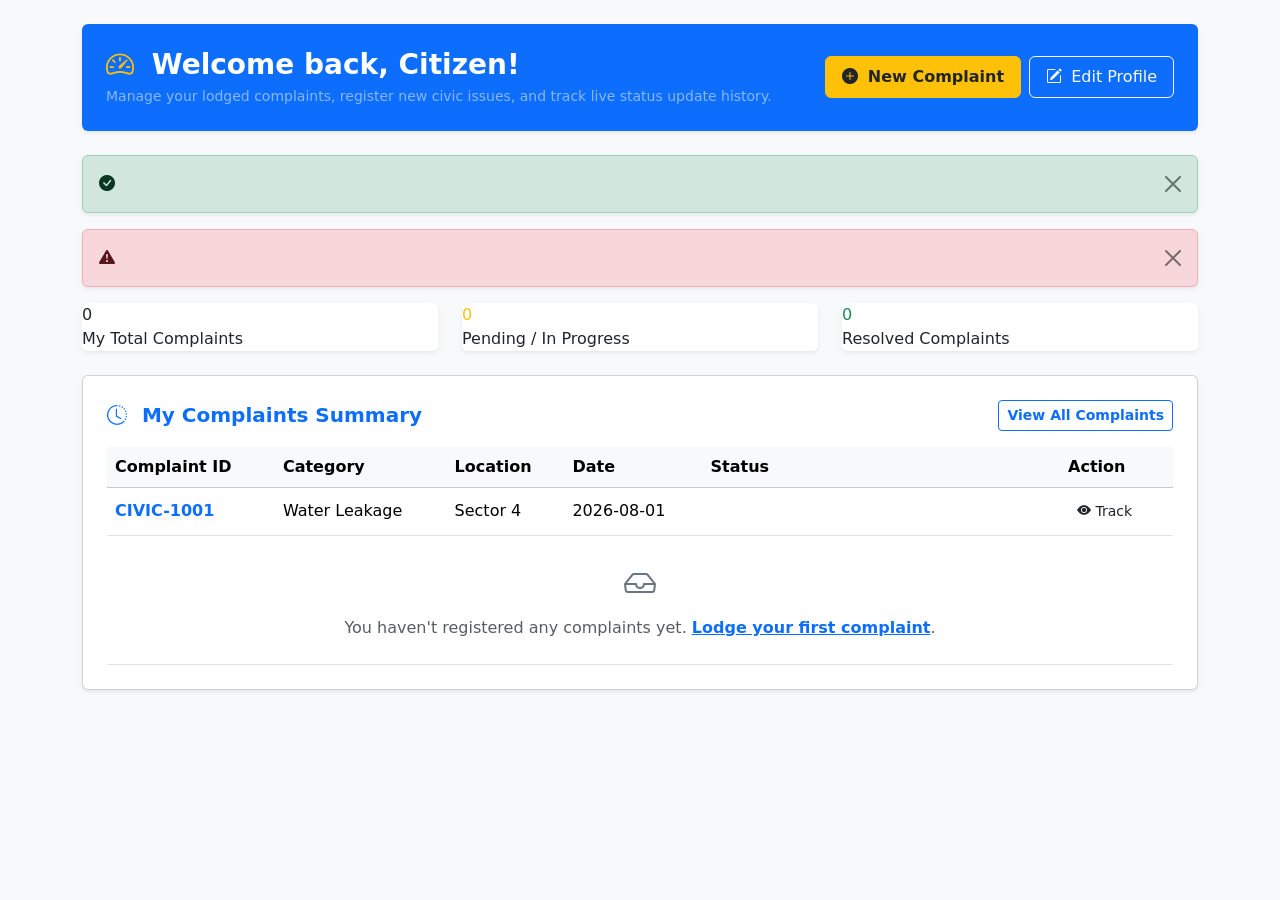
<file: src/main/resources/templates/citizen-dashboard.html>
<!DOCTYPE html>
<html xmlns:th="http://www.thymeleaf.org">
<head>
    <meta charset="UTF-8">
    <meta name="viewport" content="width=device-width, initial-scale=1.0">
    <title>Citizen Dashboard | Civic Smart Tracking System</title>
    <link href="https://cdn.jsdelivr.net/npm/bootstrap@5.3.2/dist/css/bootstrap.min.css" rel="stylesheet">
    <link href="https://cdn.jsdelivr.net/npm/bootstrap-icons@1.11.1/font/bootstrap-icons.css" rel="stylesheet">
    <link th:href="@{/css/style.css}" rel="stylesheet">
</head>
<body class="bg-light">

    <!-- Include Navbar -->
    <div th:replace="~{fragments/navbar :: navbar}"></div>

    <div class="container py-4">
        
        <!-- Welcome Banner -->
        <div class="card card-custom p-4 bg-primary text-white mb-4 border-0 shadow-sm">
            <div class="d-flex flex-column flex-md-row justify-content-between align-items-md-center gap-3">
                <div>
                    <h3 class="fw-bold mb-1">
                        <i class="bi bi-speedometer2 text-warning me-2"></i> Welcome back, <span th:text="${user.name}">Citizen</span>!
                    </h3>
                    <p class="mb-0 text-white-50 small">
                        Manage your lodged complaints, register new civic issues, and track live status update history.
                    </p>
                </div>
                <div class="d-flex gap-2">
                    <a th:href="@{/citizen/register-complaint}" class="btn btn-warning fw-bold text-dark px-3 py-2">
                        <i class="bi bi-plus-circle-fill me-1"></i> New Complaint
                    </a>
                    <a th:href="@{/citizen/edit-profile}" class="btn btn-outline-light px-3 py-2">
                        <i class="bi bi-pencil-square me-1"></i> Edit Profile
                    </a>
                </div>
            </div>
        </div>

        <!-- Alert Toast Messages -->
        <div th:if="${successMessage != null}" class="alert alert-success alert-dismissible fade show shadow-sm" role="alert">
            <i class="bi bi-check-circle-fill me-2"></i> <span th:text="${successMessage}"></span>
            <button type="button" class="btn-close" data-bs-dismiss="alert"></button>
        </div>
        <div th:if="${errorMessage != null}" class="alert alert-danger alert-dismissible fade show shadow-sm" role="alert">
            <i class="bi bi-exclamation-triangle-fill me-2"></i> <span th:text="${errorMessage}"></span>
            <button type="button" class="btn-close" data-bs-dismiss="alert"></button>
        </div>

        <!-- Dashboard Stat Cards -->
        <div class="row g-4 mb-4">
            <div class="col-md-4">
                <div class="stat-card total bg-white rounded shadow-sm">
                    <div class="stat-number" th:text="${stats.totalComplaints}">0</div>
                    <div class="stat-label">My Total Complaints</div>
                </div>
            </div>
            <div class="col-md-4">
                <div class="stat-card pending bg-white rounded shadow-sm">
                    <div class="stat-number text-warning" th:text="${stats.pendingComplaints}">0</div>
                    <div class="stat-label">Pending / In Progress</div>
                </div>
            </div>
            <div class="col-md-4">
                <div class="stat-card resolved bg-white rounded shadow-sm">
                    <div class="stat-number text-success" th:text="${stats.resolvedComplaints}">0</div>
                    <div class="stat-label">Resolved Complaints</div>
                </div>
            </div>
        </div>

        <!-- Recent Complaints Table -->
        <div class="card card-custom p-4 shadow-sm mb-4">
            <div class="d-flex justify-content-between align-items-center mb-3">
                <h5 class="fw-bold text-primary mb-0">
                    <i class="bi bi-clock-history me-2"></i> My Complaints Summary
                </h5>
                <a th:href="@{/citizen/my-complaints}" class="btn btn-sm btn-outline-primary fw-semibold">View All Complaints</a>
            </div>

            <div class="table-responsive">
                <table class="table table-hover align-middle mb-0">
                    <thead class="table-light">
                        <tr>
                            <th>Complaint ID</th>
                            <th>Category</th>
                            <th>Location</th>
                            <th>Date</th>
                            <th>Status</th>
                            <th>Action</th>
                        </tr>
                    </thead>
                    <tbody>
                        <tr th:each="c : ${complaints}">
                            <td class="fw-bold text-primary" th:text="${c.complaintCode}">CIVIC-1001</td>
                            <td th:text="${c.category}">Water Leakage</td>
                            <td th:text="${c.location}">Sector 4</td>
                            <td th:text="${c.date}">2026-08-01</td>
                            <td>
                                <span th:if="${c.status == 'Submitted'}" class="badge badge-submitted" th:text="${c.status}">Submitted</span>
                                <span th:if="${c.status == 'In Progress'}" class="badge badge-progress" th:text="${c.status}">In Progress</span>
                                <span th:if="${c.status == 'Resolved'}" class="badge badge-resolved" th:text="${c.status}">Resolved</span>
                            </td>
                            <td>
                                <a th:href="@{/track(code=${c.complaintCode})}" class="btn btn-sm btn-gov-secondary">
                                    <i class="bi bi-eye-fill"></i> Track
                                </a>
                            </td>
                        </tr>
                        <tr th:if="${#lists.isEmpty(complaints)}">
                            <td colspan="6" class="text-center py-4 text-muted">
                                <i class="bi bi-inbox fs-2 d-block mb-2 text-secondary"></i>
                                You haven't registered any complaints yet. <a th:href="@{/citizen/register-complaint}" class="fw-bold text-primary">Lodge your first complaint</a>.
                            </td>
                        </tr>
                    </tbody>
                </table>
            </div>
        </div>

    </div>

    <!-- Include Footer -->
    <div th:replace="~{fragments/footer :: footer}"></div>

    <script src="https://cdn.jsdelivr.net/npm/bootstrap@5.3.2/dist/js/bootstrap.bundle.min.js"></script>
    <script th:src="@{/js/main.js}"></script>
</body>
</html>
</file>
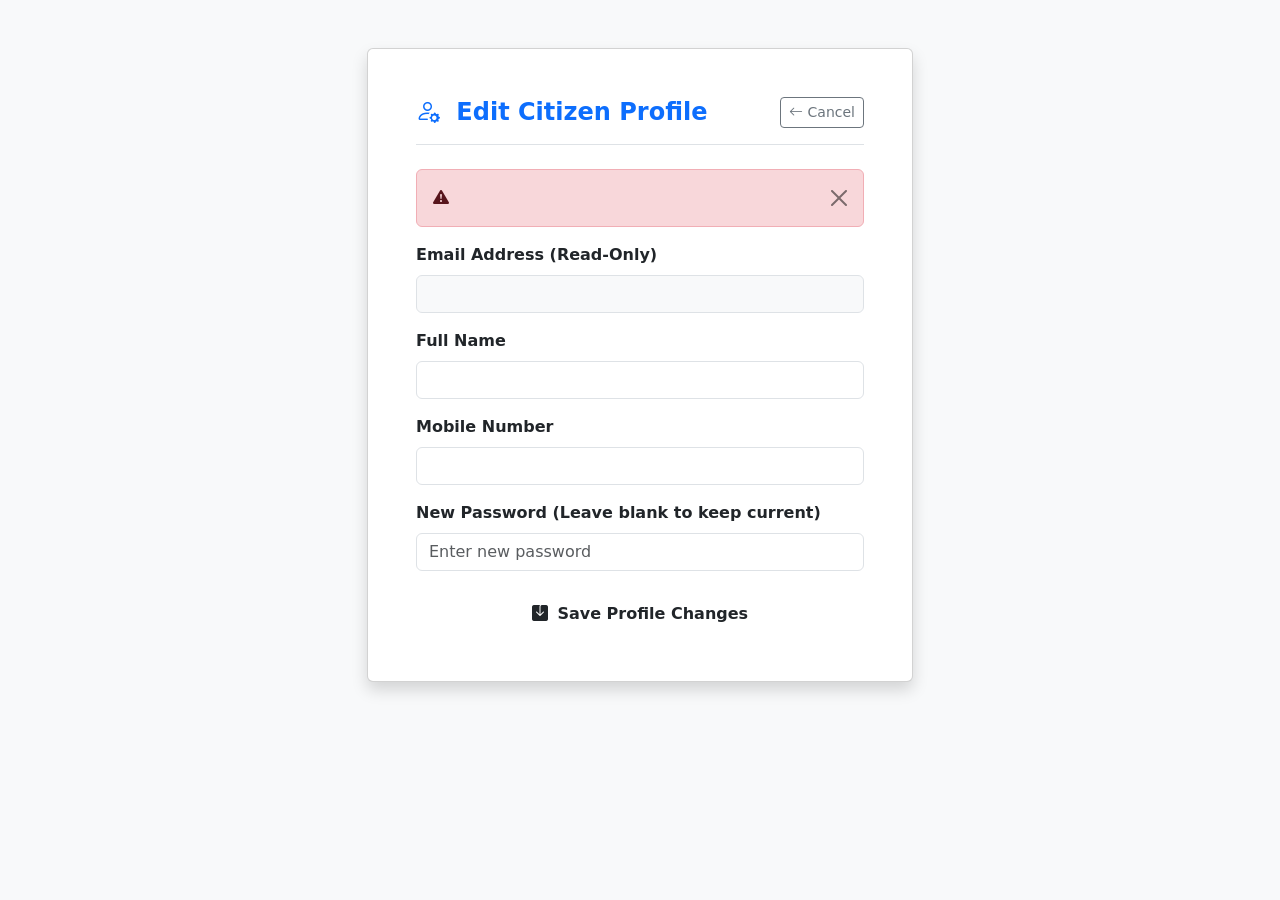
<file: src/main/resources/templates/edit-profile.html>
<!DOCTYPE html>
<html xmlns:th="http://www.thymeleaf.org">
<head>
    <meta charset="UTF-8">
    <meta name="viewport" content="width=device-width, initial-scale=1.0">
    <title>Edit Profile | Civic Smart Tracking System</title>
    <link href="https://cdn.jsdelivr.net/npm/bootstrap@5.3.2/dist/css/bootstrap.min.css" rel="stylesheet">
    <link href="https://cdn.jsdelivr.net/npm/bootstrap-icons@1.11.1/font/bootstrap-icons.css" rel="stylesheet">
    <link th:href="@{/css/style.css}" rel="stylesheet">
</head>
<body class="bg-light">

    <!-- Include Navbar -->
    <div th:replace="~{fragments/navbar :: navbar}"></div>

    <div class="container py-5">
        <div class="row justify-content-center">
            <div class="col-md-7 col-lg-6">
                <div class="card card-custom p-4 p-md-5 shadow">

                    <div class="d-flex justify-content-between align-items-center border-bottom pb-3 mb-4">
                        <h4 class="fw-bold text-primary mb-0">
                            <i class="bi bi-person-gear me-2"></i> Edit Citizen Profile
                        </h4>
                        <a th:href="@{/citizen/dashboard}" class="btn btn-outline-secondary btn-sm">
                            <i class="bi bi-arrow-left"></i> Cancel
                        </a>
                    </div>

                    <!-- Alert Messages -->
                    <div th:if="${errorMessage != null}" class="alert alert-danger alert-dismissible fade show" role="alert">
                        <i class="bi bi-exclamation-triangle-fill me-1"></i> <span th:text="${errorMessage}"></span>
                        <button type="button" class="btn-close" data-bs-dismiss="alert"></button>
                    </div>

                    <form th:action="@{/citizen/edit-profile}" method="post">
                        
                        <div class="mb-3">
                            <label class="form-label fw-semibold">Email Address (Read-Only)</label>
                            <input type="email" class="form-control bg-light" th:value="${user.email}" readonly>
                        </div>

                        <div class="mb-3">
                            <label for="name" class="form-label fw-semibold">Full Name</label>
                            <input type="text" class="form-control" id="name" name="name" th:value="${user.name}" required>
                        </div>

                        <div class="mb-3">
                            <label for="mobile" class="form-label fw-semibold">Mobile Number</label>
                            <input type="tel" class="form-control" id="mobile" name="mobile" th:value="${user.mobile}" pattern="[0-9]{10}" required>
                        </div>

                        <div class="mb-4">
                            <label for="password" class="form-label fw-semibold">New Password (Leave blank to keep current)</label>
                            <input type="password" class="form-control" id="password" name="password" placeholder="Enter new password">
                        </div>

                        <button type="submit" class="btn btn-gov-primary w-100 py-2.5 fw-bold fs-6">
                            <i class="bi bi-save-fill me-1"></i> Save Profile Changes
                        </button>
                    </form>

                </div>
            </div>
        </div>
    </div>

    <!-- Include Footer -->
    <div th:replace="~{fragments/footer :: footer}"></div>

    <script src="https://cdn.jsdelivr.net/npm/bootstrap@5.3.2/dist/js/bootstrap.bundle.min.js"></script>
    <script th:src="@{/js/main.js}"></script>
</body>
</html>
</file>
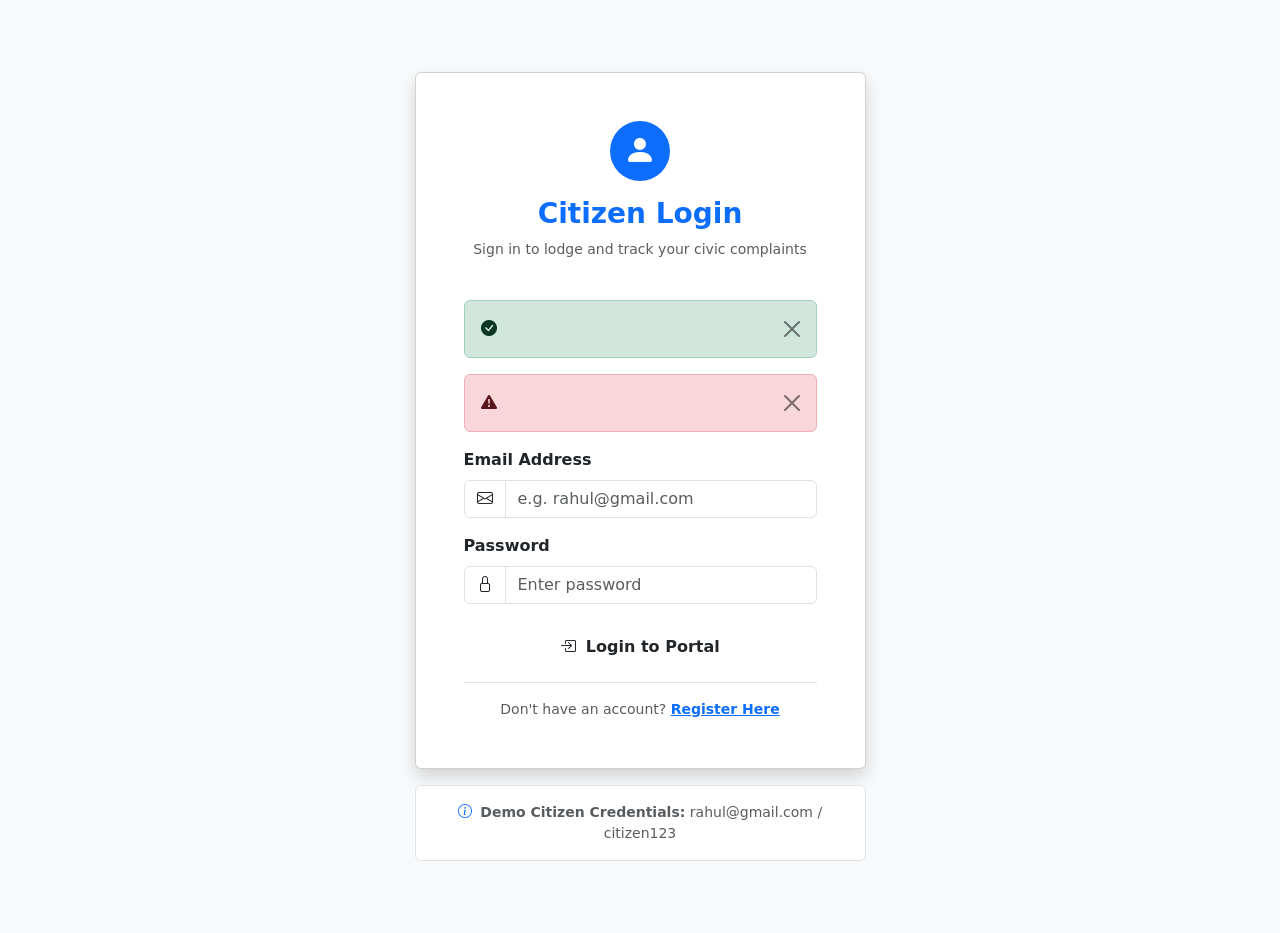
<file: src/main/resources/templates/login.html>
<!DOCTYPE html>
<html xmlns:th="http://www.thymeleaf.org">
<head>
    <meta charset="UTF-8">
    <meta name="viewport" content="width=device-width, initial-scale=1.0">
    <title>Citizen Login | Civic Smart Tracking System</title>
    <link href="https://cdn.jsdelivr.net/npm/bootstrap@5.3.2/dist/css/bootstrap.min.css" rel="stylesheet">
    <link href="https://cdn.jsdelivr.net/npm/bootstrap-icons@1.11.1/font/bootstrap-icons.css" rel="stylesheet">
    <link th:href="@{/css/style.css}" rel="stylesheet">
</head>
<body class="bg-light">

    <!-- Include Navbar -->
    <div th:replace="~{fragments/navbar :: navbar}"></div>

    <div class="container py-5 my-4">
        <div class="row justify-content-center">
            <div class="col-md-6 col-lg-5">
                <div class="card card-custom p-4 p-md-5 shadow">

                    <div class="text-center mb-4">
                        <div class="bg-primary text-white rounded-circle d-inline-flex align-items-center justify-content-center mb-3" style="width: 60px; height: 60px;">
                            <i class="bi bi-person-fill fs-2"></i>
                        </div>
                        <h3 class="fw-bold text-primary">Citizen Login</h3>
                        <p class="text-muted small">Sign in to lodge and track your civic complaints</p>
                    </div>

                    <!-- Alert Messages -->
                    <div th:if="${successMessage != null}" class="alert alert-success alert-dismissible fade show" role="alert">
                        <i class="bi bi-check-circle-fill me-1"></i> <span th:text="${successMessage}"></span>
                        <button type="button" class="btn-close" data-bs-dismiss="alert"></button>
                    </div>
                    <div th:if="${errorMessage != null}" class="alert alert-danger alert-dismissible fade show" role="alert">
                        <i class="bi bi-exclamation-triangle-fill me-1"></i> <span th:text="${errorMessage}"></span>
                        <button type="button" class="btn-close" data-bs-dismiss="alert"></button>
                    </div>

                    <form th:action="@{/login}" method="post">
                        <div class="mb-3">
                            <label for="email" class="form-label fw-semibold">Email Address</label>
                            <div class="input-group">
                                <span class="input-group-text bg-white"><i class="bi bi-envelope"></i></span>
                                <input type="email" class="form-control" id="email" name="email" placeholder="e.g. rahul@gmail.com" required>
                            </div>
                        </div>

                        <div class="mb-4">
                            <label for="password" class="form-label fw-semibold">Password</label>
                            <div class="input-group">
                                <span class="input-group-text bg-white"><i class="bi bi-lock"></i></span>
                                <input type="password" class="form-control" id="password" name="password" placeholder="Enter password" required>
                            </div>
                        </div>

                        <button type="submit" class="btn btn-gov-primary w-100 py-2.5 fw-bold fs-6 mb-3">
                            <i class="bi bi-box-arrow-in-right me-1"></i> Login to Portal
                        </button>

                        <div class="text-center border-top pt-3">
                            <p class="small text-muted mb-0">
                                Don't have an account? <a th:href="@{/register}" class="fw-bold text-primary">Register Here</a>
                            </p>
                        </div>
                    </form>

                </div>

                <!-- Quick Demo Login Hint -->
                <div class="card card-custom mt-3 p-3 text-center bg-white border">
                    <small class="text-muted"><i class="bi bi-info-circle text-primary me-1"></i> <strong>Demo Citizen Credentials:</strong> rahul@gmail.com / citizen123</small>
                </div>
            </div>
        </div>
    </div>

    <!-- Include Footer -->
    <div th:replace="~{fragments/footer :: footer}"></div>

    <script src="https://cdn.jsdelivr.net/npm/bootstrap@5.3.2/dist/js/bootstrap.bundle.min.js"></script>
    <script th:src="@{/js/main.js}"></script>
</body>
</html>
</file>
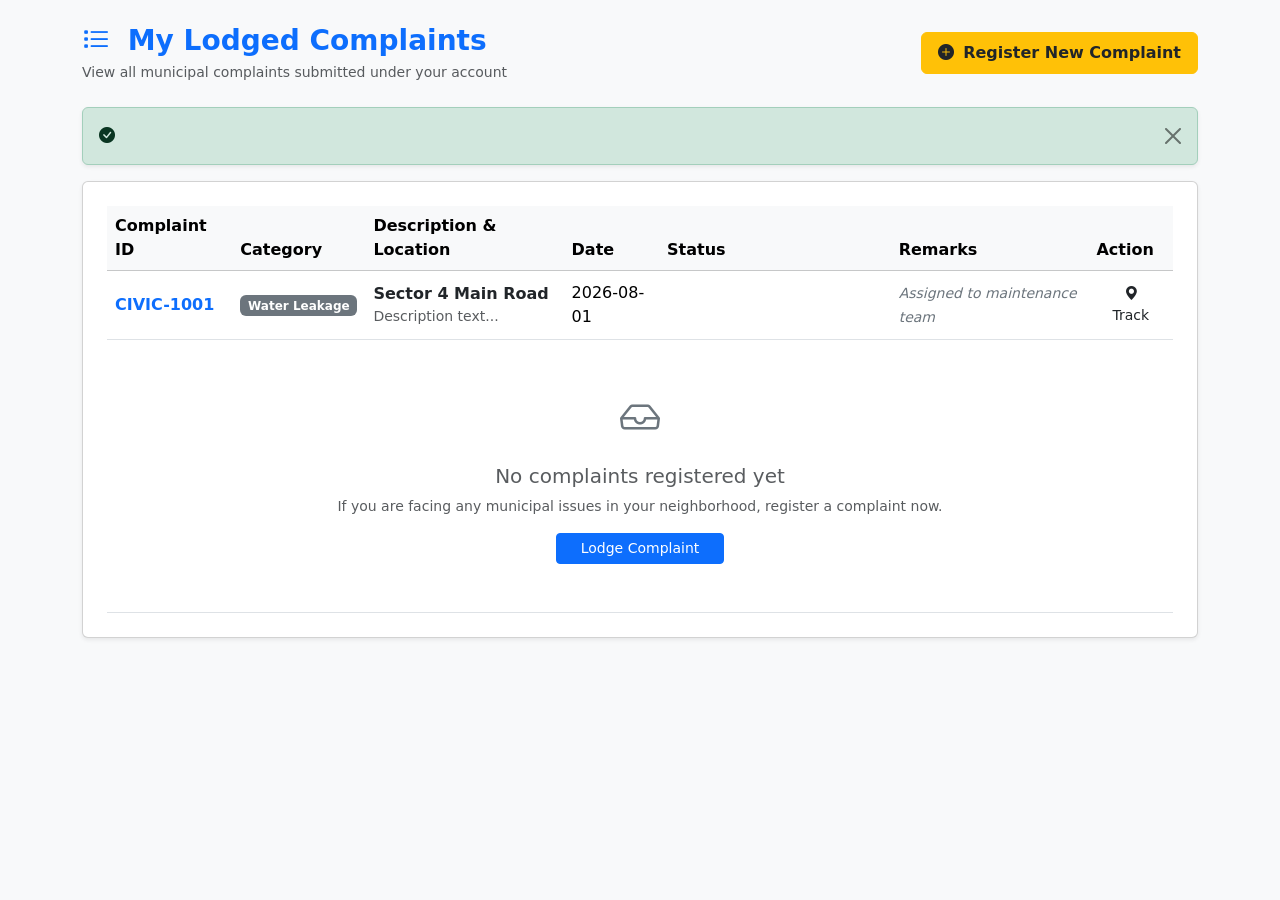
<file: src/main/resources/templates/my-complaints.html>
<!DOCTYPE html>
<html xmlns:th="http://www.thymeleaf.org">
<head>
    <meta charset="UTF-8">
    <meta name="viewport" content="width=device-width, initial-scale=1.0">
    <title>My Complaints | Civic Smart Tracking System</title>
    <link href="https://cdn.jsdelivr.net/npm/bootstrap@5.3.2/dist/css/bootstrap.min.css" rel="stylesheet">
    <link href="https://cdn.jsdelivr.net/npm/bootstrap-icons@1.11.1/font/bootstrap-icons.css" rel="stylesheet">
    <link th:href="@{/css/style.css}" rel="stylesheet">
</head>
<body class="bg-light">

    <!-- Include Navbar -->
    <div th:replace="~{fragments/navbar :: navbar}"></div>

    <div class="container py-4">
        
        <div class="d-flex flex-column flex-md-row justify-content-between align-items-md-center mb-4 gap-3">
            <div>
                <h3 class="fw-bold text-primary mb-1">
                    <i class="bi bi-list-task me-2"></i> My Lodged Complaints
                </h3>
                <p class="text-muted small mb-0">View all municipal complaints submitted under your account</p>
            </div>
            <a th:href="@{/citizen/register-complaint}" class="btn btn-warning fw-bold text-dark px-3 py-2">
                <i class="bi bi-plus-circle-fill me-1"></i> Register New Complaint
            </a>
        </div>

        <!-- Alert Toast Messages -->
        <div th:if="${successMessage != null}" class="alert alert-success alert-dismissible fade show shadow-sm" role="alert">
            <i class="bi bi-check-circle-fill me-2"></i> <span th:text="${successMessage}"></span>
            <button type="button" class="btn-close" data-bs-dismiss="alert"></button>
        </div>

        <!-- Complaints Table Card -->
        <div class="card card-custom p-4 shadow-sm">
            <div class="table-responsive">
                <table class="table table-hover align-middle mb-0">
                    <thead class="table-light">
                        <tr>
                            <th>Complaint ID</th>
                            <th>Category</th>
                            <th>Description & Location</th>
                            <th>Date</th>
                            <th>Status</th>
                            <th>Remarks</th>
                            <th>Action</th>
                        </tr>
                    </thead>
                    <tbody>
                        <tr th:each="c : ${complaints}">
                            <td class="fw-bold text-primary" th:text="${c.complaintCode}">CIVIC-1001</td>
                            <td>
                                <span class="badge bg-secondary" th:text="${c.category}">Water Leakage</span>
                            </td>
                            <td>
                                <div class="fw-semibold text-dark" th:text="${c.location}">Sector 4 Main Road</div>
                                <small class="text-muted text-truncate d-block" style="max-width: 250px;" th:text="${c.description}">Description text...</small>
                            </td>
                            <td th:text="${c.date}">2026-08-01</td>
                            <td>
                                <span th:if="${c.status == 'Submitted'}" class="badge badge-submitted" th:text="${c.status}">Submitted</span>
                                <span th:if="${c.status == 'In Progress'}" class="badge badge-progress" th:text="${c.status}">In Progress</span>
                                <span th:if="${c.status == 'Resolved'}" class="badge badge-resolved" th:text="${c.status}">Resolved</span>
                            </td>
                            <td>
                                <small class="fst-italic text-secondary" th:text="${c.remarks}">Assigned to maintenance team</small>
                            </td>
                            <td>
                                <a th:href="@{/track(code=${c.complaintCode})}" class="btn btn-sm btn-gov-secondary">
                                    <i class="bi bi-geo-alt-fill"></i> Track
                                </a>
                            </td>
                        </tr>
                        <tr th:if="${#lists.isEmpty(complaints)}">
                            <td colspan="7" class="text-center py-5 text-muted">
                                <i class="bi bi-inbox fs-1 d-block mb-3 text-secondary"></i>
                                <h5>No complaints registered yet</h5>
                                <p class="small text-muted mb-3">If you are facing any municipal issues in your neighborhood, register a complaint now.</p>
                                <a th:href="@{/citizen/register-complaint}" class="btn btn-primary btn-sm px-4">Lodge Complaint</a>
                            </td>
                        </tr>
                    </tbody>
                </table>
            </div>
        </div>

    </div>

    <!-- Include Footer -->
    <div th:replace="~{fragments/footer :: footer}"></div>

    <script src="https://cdn.jsdelivr.net/npm/bootstrap@5.3.2/dist/js/bootstrap.bundle.min.js"></script>
    <script th:src="@{/js/main.js}"></script>
</body>
</html>
</file>
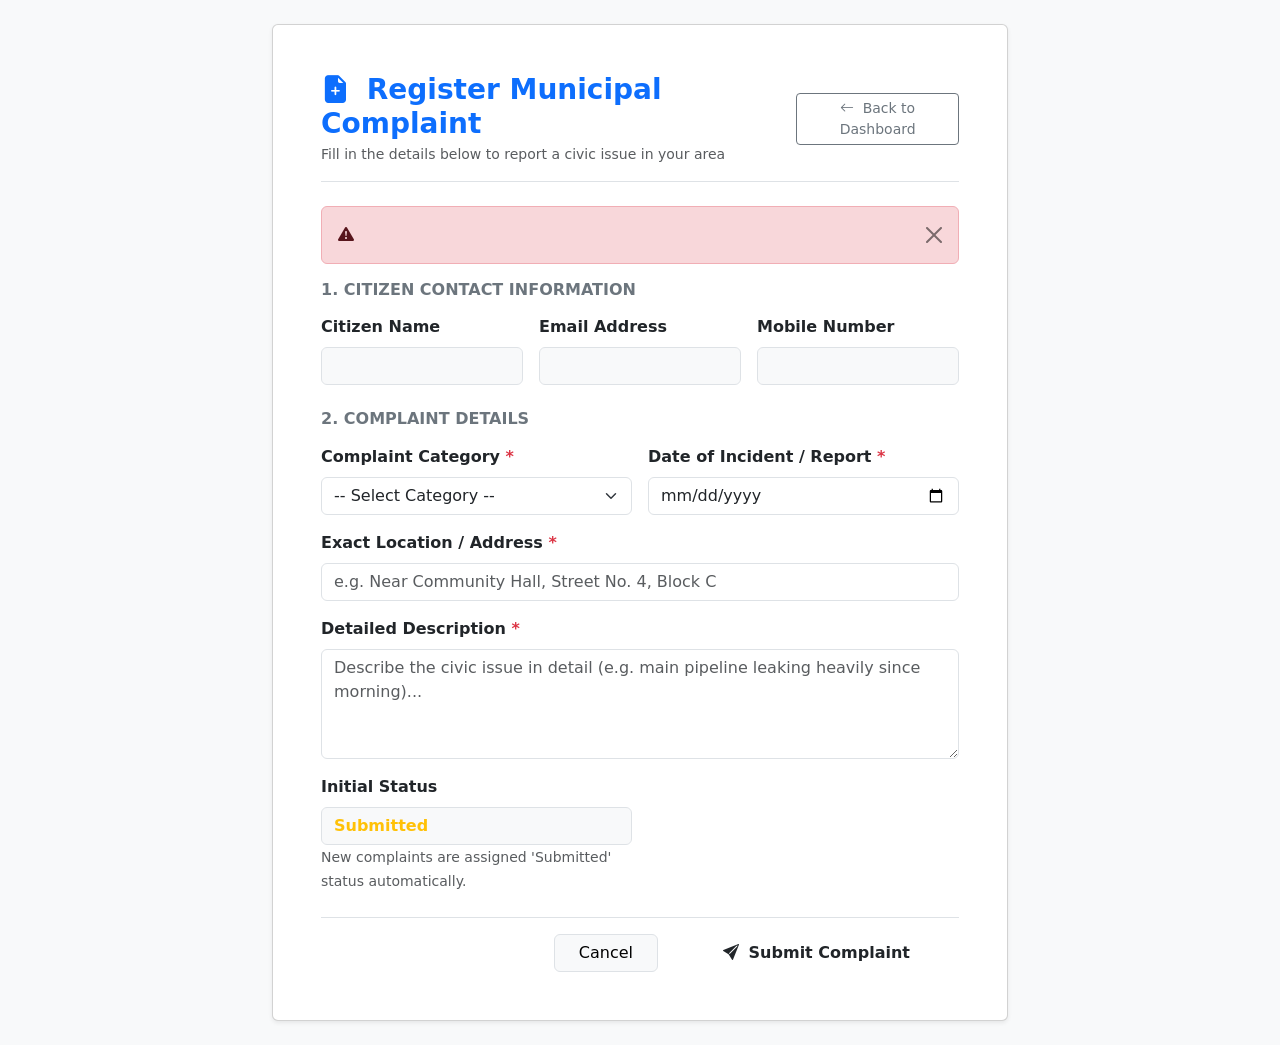
<file: src/main/resources/templates/register-complaint.html>
<!DOCTYPE html>
<html xmlns:th="http://www.thymeleaf.org">
<head>
    <meta charset="UTF-8">
    <meta name="viewport" content="width=device-width, initial-scale=1.0">
    <title>Lodge New Complaint | Civic Smart Tracking System</title>
    <link href="https://cdn.jsdelivr.net/npm/bootstrap@5.3.2/dist/css/bootstrap.min.css" rel="stylesheet">
    <link href="https://cdn.jsdelivr.net/npm/bootstrap-icons@1.11.1/font/bootstrap-icons.css" rel="stylesheet">
    <link th:href="@{/css/style.css}" rel="stylesheet">
</head>
<body class="bg-light">

    <!-- Include Navbar -->
    <div th:replace="~{fragments/navbar :: navbar}"></div>

    <div class="container py-4">
        <div class="row justify-content-center">
            <div class="col-lg-8">
                
                <div class="card card-custom p-4 p-md-5 shadow-sm">
                    
                    <div class="border-bottom pb-3 mb-4 d-flex justify-content-between align-items-center">
                        <div>
                            <h3 class="fw-bold text-primary mb-1">
                                <i class="bi bi-file-earmark-plus-fill me-2"></i> Register Municipal Complaint
                            </h3>
                            <p class="text-muted small mb-0">Fill in the details below to report a civic issue in your area</p>
                        </div>
                        <a th:href="@{/citizen/dashboard}" class="btn btn-outline-secondary btn-sm">
                            <i class="bi bi-arrow-left me-1"></i> Back to Dashboard
                        </a>
                    </div>

                    <!-- Alert Messages -->
                    <div th:if="${errorMessage != null}" class="alert alert-danger alert-dismissible fade show" role="alert">
                        <i class="bi bi-exclamation-triangle-fill me-1"></i> <span th:text="${errorMessage}"></span>
                        <button type="button" class="btn-close" data-bs-dismiss="alert"></button>
                    </div>

                    <form th:action="@{/citizen/register-complaint}" th:object="${complaint}" method="post">
                        
                        <!-- Section 1: Citizen Information (Pre-filled) -->
                        <h6 class="fw-bold text-uppercase text-secondary fs-7 mb-3">1. Citizen Contact Information</h6>
                        <div class="row g-3 mb-4">
                            <div class="col-md-4">
                                <label for="citizenName" class="form-label fw-semibold">Citizen Name</label>
                                <input type="text" class="form-control bg-light" id="citizenName" th:field="*{citizenName}" readonly required>
                            </div>
                            <div class="col-md-4">
                                <label for="email" class="form-label fw-semibold">Email Address</label>
                                <input type="email" class="form-control bg-light" id="email" th:field="*{email}" readonly required>
                            </div>
                            <div class="col-md-4">
                                <label for="mobile" class="form-label fw-semibold">Mobile Number</label>
                                <input type="text" class="form-control bg-light" id="mobile" th:field="*{mobile}" readonly required>
                            </div>
                        </div>

                        <!-- Section 2: Complaint Details -->
                        <h6 class="fw-bold text-uppercase text-secondary fs-7 mb-3">2. Complaint Details</h6>
                        <div class="row g-3 mb-4">
                            <div class="col-md-6">
                                <label for="category" class="form-label fw-semibold">Complaint Category <span class="text-danger">*</span></label>
                                <select class="form-select" id="category" th:field="*{category}" required>
                                    <option value="" selected disabled>-- Select Category --</option>
                                    <option value="Water Leakage">Water Leakage</option>
                                    <option value="Water Supply Issue">Water Supply Issue</option>
                                    <option value="Drainage Problem">Drainage Problem</option>
                                    <option value="Garbage Collection">Garbage Collection</option>
                                    <option value="Street Light Issue">Street Light Issue</option>
                                </select>
                            </div>

                            <div class="col-md-6">
                                <label for="date" class="form-label fw-semibold">Date of Incident / Report <span class="text-danger">*</span></label>
                                <input type="date" class="form-control" id="date" th:field="*{date}" required>
                            </div>

                            <div class="col-12">
                                <label for="location" class="form-label fw-semibold">Exact Location / Address <span class="text-danger">*</span></label>
                                <input type="text" class="form-control" id="location" th:field="*{location}" placeholder="e.g. Near Community Hall, Street No. 4, Block C" required>
                            </div>

                            <div class="col-12">
                                <label for="description" class="form-label fw-semibold">Detailed Description <span class="text-danger">*</span></label>
                                <textarea class="form-control" id="description" th:field="*{description}" rows="4" placeholder="Describe the civic issue in detail (e.g. main pipeline leaking heavily since morning)..." required></textarea>
                            </div>

                            <div class="col-md-6">
                                <label class="form-label fw-semibold">Initial Status</label>
                                <input type="text" class="form-control bg-light text-warning fw-bold" value="Submitted" readonly>
                                <small class="text-muted">New complaints are assigned 'Submitted' status automatically.</small>
                            </div>
                        </div>

                        <div class="d-flex justify-content-end gap-3 border-top pt-3">
                            <a th:href="@{/citizen/dashboard}" class="btn btn-light border px-4">Cancel</a>
                            <button type="submit" class="btn btn-gov-primary px-5 fw-bold">
                                <i class="bi bi-send-fill me-1"></i> Submit Complaint
                            </button>
                        </div>

                    </form>

                </div>

            </div>
        </div>
    </div>

    <!-- Include Footer -->
    <div th:replace="~{fragments/footer :: footer}"></div>

    <script src="https://cdn.jsdelivr.net/npm/bootstrap@5.3.2/dist/js/bootstrap.bundle.min.js"></script>
    <script th:src="@{/js/main.js}"></script>
</body>
</html>
</file>
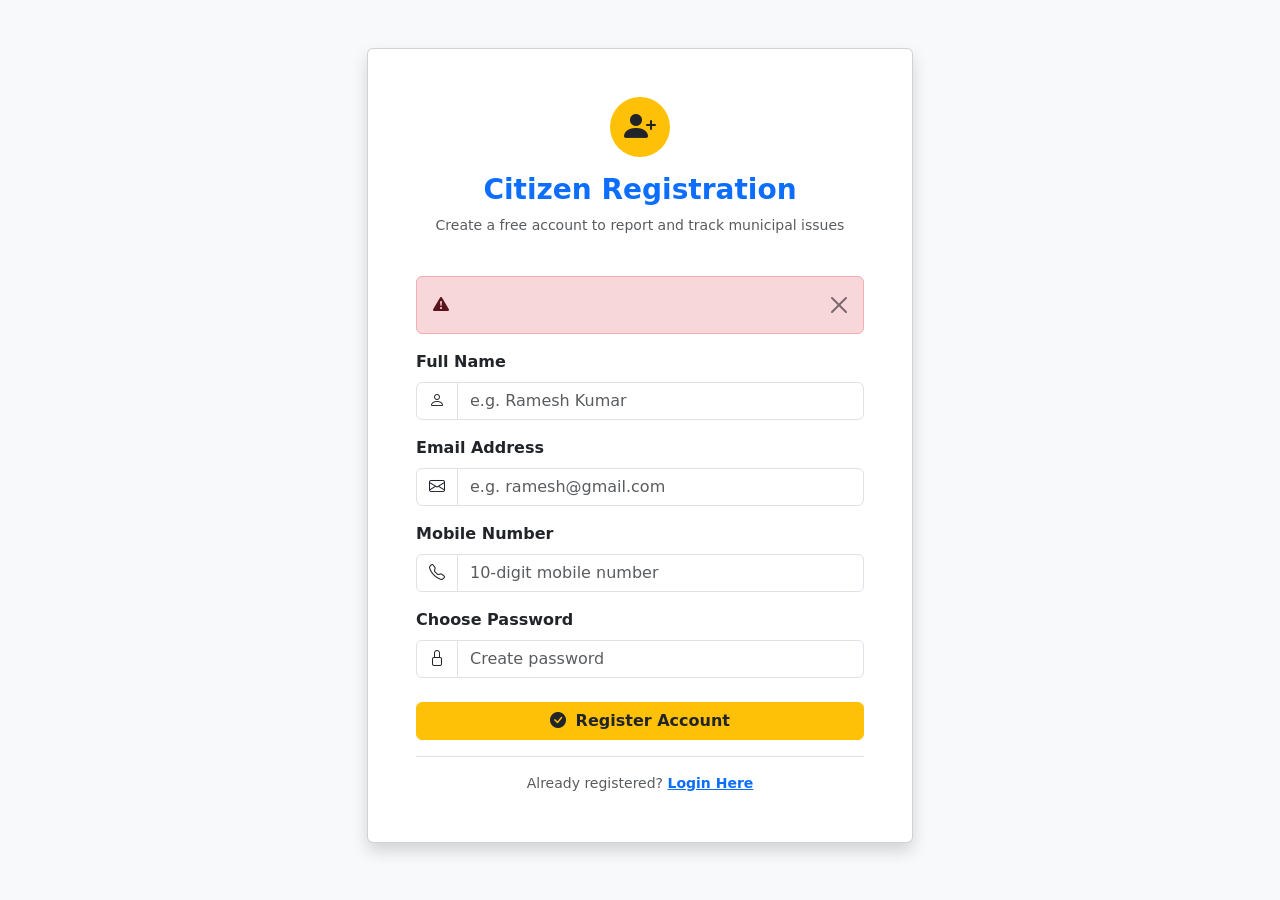
<file: src/main/resources/templates/register.html>
<!DOCTYPE html>
<html xmlns:th="http://www.thymeleaf.org">
<head>
    <meta charset="UTF-8">
    <meta name="viewport" content="width=device-width, initial-scale=1.0">
    <title>Citizen Registration | Civic Smart Tracking System</title>
    <link href="https://cdn.jsdelivr.net/npm/bootstrap@5.3.2/dist/css/bootstrap.min.css" rel="stylesheet">
    <link href="https://cdn.jsdelivr.net/npm/bootstrap-icons@1.11.1/font/bootstrap-icons.css" rel="stylesheet">
    <link th:href="@{/css/style.css}" rel="stylesheet">
</head>
<body class="bg-light">

    <!-- Include Navbar -->
    <div th:replace="~{fragments/navbar :: navbar}"></div>

    <div class="container py-5">
        <div class="row justify-content-center">
            <div class="col-md-7 col-lg-6">
                <div class="card card-custom p-4 p-md-5 shadow">

                    <div class="text-center mb-4">
                        <div class="bg-warning text-dark rounded-circle d-inline-flex align-items-center justify-content-center mb-3" style="width: 60px; height: 60px;">
                            <i class="bi bi-person-plus-fill fs-2"></i>
                        </div>
                        <h3 class="fw-bold text-primary">Citizen Registration</h3>
                        <p class="text-muted small">Create a free account to report and track municipal issues</p>
                    </div>

                    <!-- Alert Messages -->
                    <div th:if="${errorMessage != null}" class="alert alert-danger alert-dismissible fade show" role="alert">
                        <i class="bi bi-exclamation-triangle-fill me-1"></i> <span th:text="${errorMessage}"></span>
                        <button type="button" class="btn-close" data-bs-dismiss="alert"></button>
                    </div>

                    <form th:action="@{/register}" th:object="${user}" method="post">
                        <div class="mb-3">
                            <label for="name" class="form-label fw-semibold">Full Name</label>
                            <div class="input-group">
                                <span class="input-group-text bg-white"><i class="bi bi-person"></i></span>
                                <input type="text" class="form-control" id="name" th:field="*{name}" placeholder="e.g. Ramesh Kumar" required>
                            </div>
                        </div>

                        <div class="mb-3">
                            <label for="email" class="form-label fw-semibold">Email Address</label>
                            <div class="input-group">
                                <span class="input-group-text bg-white"><i class="bi bi-envelope"></i></span>
                                <input type="email" class="form-control" id="email" th:field="*{email}" placeholder="e.g. ramesh@gmail.com" required>
                            </div>
                        </div>

                        <div class="mb-3">
                            <label for="mobile" class="form-label fw-semibold">Mobile Number</label>
                            <div class="input-group">
                                <span class="input-group-text bg-white"><i class="bi bi-telephone"></i></span>
                                <input type="tel" class="form-control" id="mobile" th:field="*{mobile}" pattern="[0-9]{10}" placeholder="10-digit mobile number" required>
                            </div>
                        </div>

                        <div class="mb-4">
                            <label for="password" class="form-label fw-semibold">Choose Password</label>
                            <div class="input-group">
                                <span class="input-group-text bg-white"><i class="bi bi-lock"></i></span>
                                <input type="password" class="form-control" id="password" th:field="*{password}" placeholder="Create password" minlength="4" required>
                            </div>
                        </div>

                        <button type="submit" class="btn btn-warning w-100 py-2.5 fw-bold text-dark fs-6 mb-3">
                            <i class="bi bi-check-circle-fill me-1"></i> Register Account
                        </button>

                        <div class="text-center border-top pt-3">
                            <p class="small text-muted mb-0">
                                Already registered? <a th:href="@{/login}" class="fw-bold text-primary">Login Here</a>
                            </p>
                        </div>
                    </form>

                </div>
            </div>
        </div>
    </div>

    <!-- Include Footer -->
    <div th:replace="~{fragments/footer :: footer}"></div>

    <script src="https://cdn.jsdelivr.net/npm/bootstrap@5.3.2/dist/js/bootstrap.bundle.min.js"></script>
    <script th:src="@{/js/main.js}"></script>
</body>
</html>
</file>
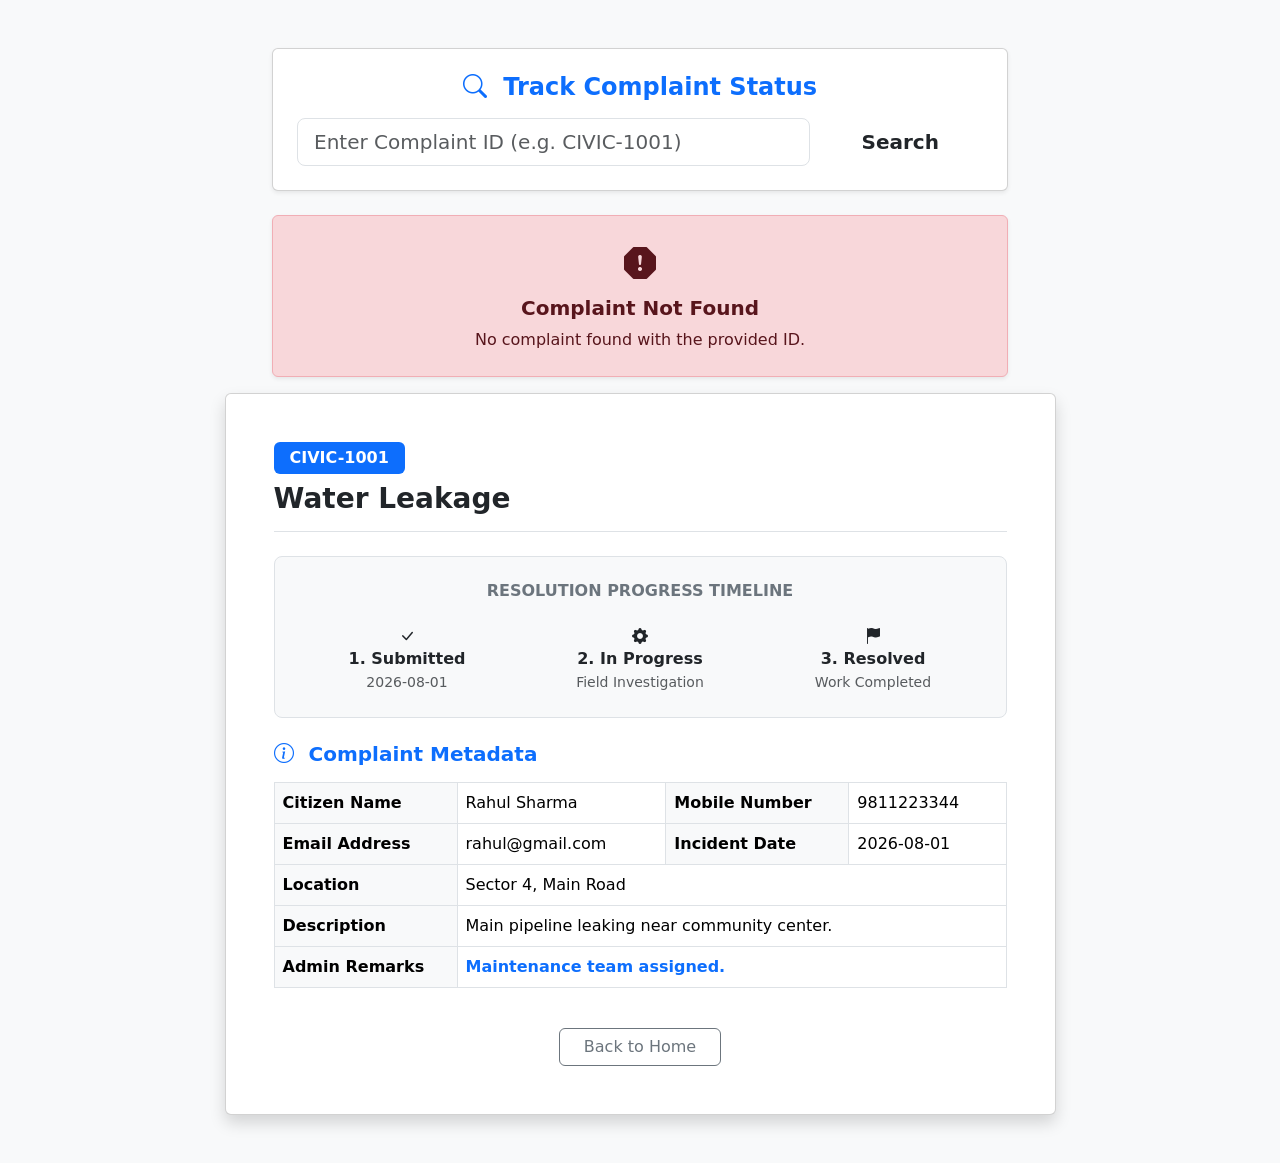
<file: src/main/resources/templates/track-complaint.html>
<!DOCTYPE html>
<html xmlns:th="http://www.thymeleaf.org">
<head>
    <meta charset="UTF-8">
    <meta name="viewport" content="width=device-width, initial-scale=1.0">
    <title>Track Complaint Status | Civic Smart Tracking System</title>
    <link href="https://cdn.jsdelivr.net/npm/bootstrap@5.3.2/dist/css/bootstrap.min.css" rel="stylesheet">
    <link href="https://cdn.jsdelivr.net/npm/bootstrap-icons@1.11.1/font/bootstrap-icons.css" rel="stylesheet">
    <link th:href="@{/css/style.css}" rel="stylesheet">
</head>
<body class="bg-light">

    <!-- Include Navbar -->
    <div th:replace="~{fragments/navbar :: navbar}"></div>

    <div class="container py-5">
        
        <!-- Search Card Header -->
        <div class="row justify-content-center mb-4">
            <div class="col-lg-8">
                <div class="card card-custom p-4 shadow-sm">
                    <h4 class="fw-bold text-primary mb-3 text-center">
                        <i class="bi bi-search me-2"></i> Track Complaint Status
                    </h4>
                    <form th:action="@{/track}" method="get" class="row g-2">
                        <div class="col-md-9">
                            <input type="text" class="form-control form-control-lg" name="code" th:value="${searchCode}" placeholder="Enter Complaint ID (e.g. CIVIC-1001)" required>
                        </div>
                        <div class="col-md-3">
                            <button type="submit" class="btn btn-gov-primary btn-lg w-100 fw-bold">
                                Search
                            </button>
                        </div>
                    </form>
                </div>
            </div>
        </div>

        <!-- Error Message if Search Failed -->
        <div class="row justify-content-center" th:if="${errorMessage != null}">
            <div class="col-lg-8">
                <div class="alert alert-danger text-center p-4 shadow-sm" role="alert">
                    <i class="bi bi-exclamation-octagon-fill fs-2 d-block mb-2"></i>
                    <h5 class="fw-bold">Complaint Not Found</h5>
                    <p class="mb-0" th:text="${errorMessage}">No complaint found with the provided ID.</p>
                </div>
            </div>
        </div>

        <!-- Complaint Details & Visual Progress Timeline (If Found) -->
        <div class="row justify-content-center" th:if="${complaint != null}">
            <div class="col-lg-9">
                <div class="card card-custom p-4 p-md-5 shadow">

                    <!-- Header -->
                    <div class="d-flex flex-column flex-md-row justify-content-between align-items-md-center border-bottom pb-3 mb-4 gap-2">
                        <div>
                            <span class="badge bg-primary px-3 py-2 fs-6" th:text="${complaint.complaintCode}">CIVIC-1001</span>
                            <h3 class="fw-bold text-dark mt-2 mb-0" th:text="${complaint.category}">Water Leakage</h3>
                        </div>
                        <div>
                            <span th:if="${complaint.status == 'Submitted'}" class="badge badge-submitted fs-6" th:text="${complaint.status}">Submitted</span>
                            <span th:if="${complaint.status == 'In Progress'}" class="badge badge-progress fs-6" th:text="${complaint.status}">In Progress</span>
                            <span th:if="${complaint.status == 'Resolved'}" class="badge badge-resolved fs-6" th:text="${complaint.status}">Resolved</span>
                        </div>
                    </div>

                    <!-- Visual Progress Timeline -->
                    <div class="bg-light p-4 rounded-3 border mb-4">
                        <h6 class="fw-bold text-uppercase text-secondary fs-7 mb-4 text-center">Resolution Progress Timeline</h6>
                        
                        <div class="row text-center g-3 position-relative">
                            
                            <!-- Step 1: Submitted -->
                            <div class="col-4">
                                <div class="timeline-step" th:classappend="${complaint.status == 'Submitted' || complaint.status == 'In Progress' || complaint.status == 'Resolved' ? 'completed' : ''}">
                                    <div class="timeline-icon"><i class="bi bi-check-lg"></i></div>
                                    <h6 class="fw-bold mb-1">1. Submitted</h6>
                                    <small class="text-muted d-block" th:text="${complaint.date}">2026-08-01</small>
                                </div>
                            </div>

                            <!-- Step 2: In Progress -->
                            <div class="col-4">
                                <div class="timeline-step" th:classappend="${complaint.status == 'In Progress' ? 'active' : (complaint.status == 'Resolved' ? 'completed' : '')}">
                                    <div class="timeline-icon"><i class="bi bi-gear-fill"></i></div>
                                    <h6 class="fw-bold mb-1">2. In Progress</h6>
                                    <small class="text-muted d-block">Field Investigation</small>
                                </div>
                            </div>

                            <!-- Step 3: Resolved -->
                            <div class="col-4">
                                <div class="timeline-step" th:classappend="${complaint.status == 'Resolved' ? 'completed' : ''}">
                                    <div class="timeline-icon"><i class="bi bi-flag-fill"></i></div>
                                    <h6 class="fw-bold mb-1">3. Resolved</h6>
                                    <small class="text-muted d-block">Work Completed</small>
                                </div>
                            </div>

                        </div>
                    </div>

                    <!-- Details Table -->
                    <h5 class="fw-bold text-primary mb-3"><i class="bi bi-info-circle me-2"></i> Complaint Metadata</h5>
                    <div class="table-responsive">
                        <table class="table table-bordered align-middle">
                            <tbody>
                                <tr>
                                    <th class="bg-light w-25">Citizen Name</th>
                                    <td th:text="${complaint.citizenName}">Rahul Sharma</td>
                                    <th class="bg-light w-25">Mobile Number</th>
                                    <td th:text="${complaint.mobile}">9811223344</td>
                                </tr>
                                <tr>
                                    <th class="bg-light">Email Address</th>
                                    <td th:text="${complaint.email}">rahul@gmail.com</td>
                                    <th class="bg-light">Incident Date</th>
                                    <td th:text="${complaint.date}">2026-08-01</td>
                                </tr>
                                <tr>
                                    <th class="bg-light">Location</th>
                                    <td colspan="3" th:text="${complaint.location}">Sector 4, Main Road</td>
                                </tr>
                                <tr>
                                    <th class="bg-light">Description</th>
                                    <td colspan="3" th:text="${complaint.description}">Main pipeline leaking near community center.</td>
                                </tr>
                                <tr>
                                    <th class="bg-light">Admin Remarks</th>
                                    <td colspan="3" class="fw-semibold text-primary" th:text="${complaint.remarks}">Maintenance team assigned.</td>
                                </tr>
                            </tbody>
                        </table>
                    </div>

                    <div class="text-center mt-4">
                        <a th:href="@{/}" class="btn btn-outline-secondary px-4">Back to Home</a>
                    </div>

                </div>
            </div>
        </div>

    </div>

    <!-- Include Footer -->
    <div th:replace="~{fragments/footer :: footer}"></div>

    <script src="https://cdn.jsdelivr.net/npm/bootstrap@5.3.2/dist/js/bootstrap.bundle.min.js"></script>
    <script th:src="@{/js/main.js}"></script>
</body>
</html>
</file>
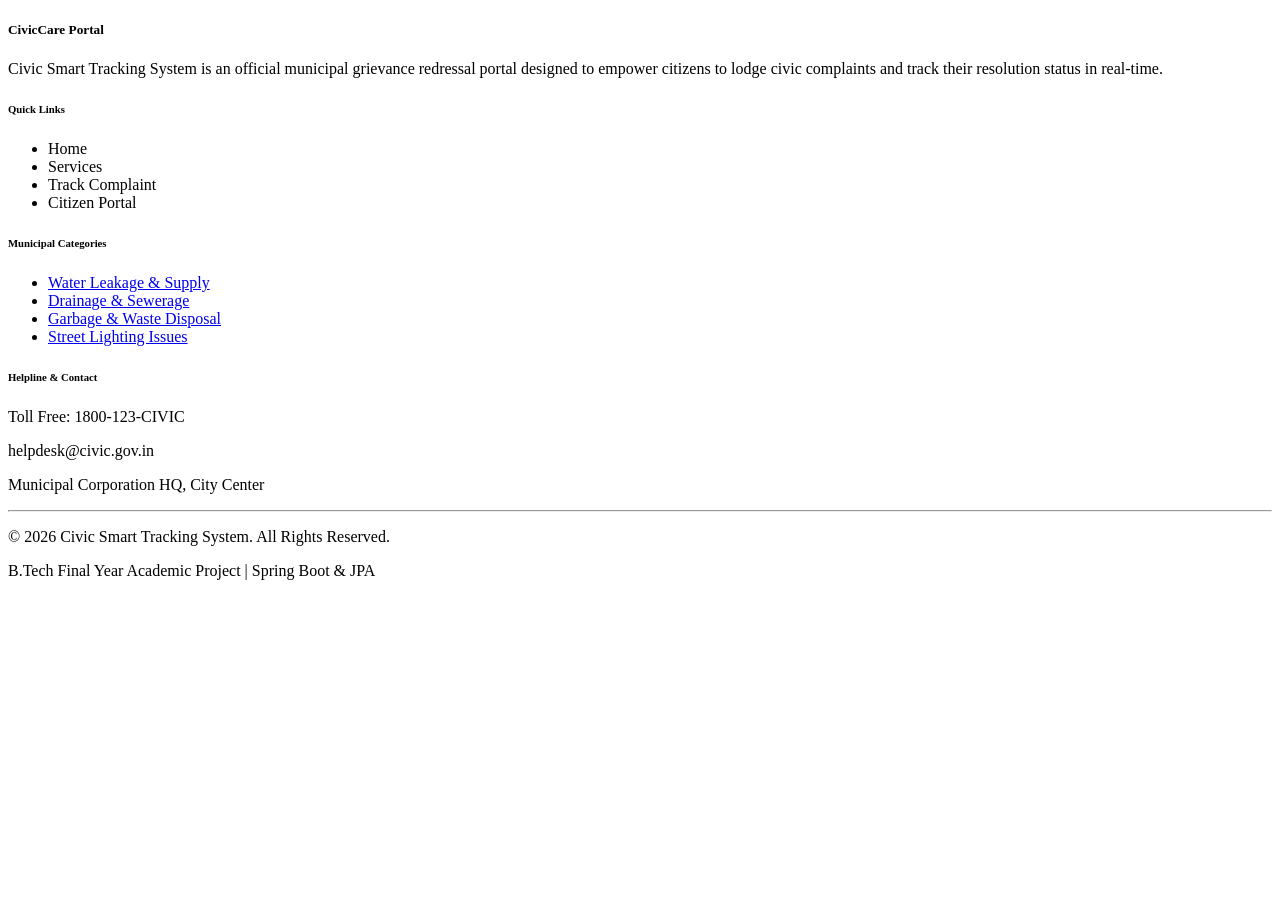
<file: src/main/resources/templates/fragments/footer.html>
<!DOCTYPE html>
<html xmlns:th="http://www.thymeleaf.org">
<head></head>
<body>

<!-- Footer Fragment -->
<footer th:fragment="footer">
    <div class="container">
        <div class="row g-4">
            <div class="col-lg-4">
                <h5 class="text-white fw-bold mb-3">
                    <i class="bi bi-building-fill-check text-primary"></i> CivicCare Portal
                </h5>
                <p class="small text-muted">
                    Civic Smart Tracking System is an official municipal grievance redressal portal designed to empower citizens to lodge civic complaints and track their resolution status in real-time.
                </p>
            </div>
            <div class="col-lg-2 col-md-4">
                <h6 class="text-white fw-bold mb-3">Quick Links</h6>
                <ul class="list-unstyled mb-0">
                    <li class="mb-2"><a th:href="@{/}">Home</a></li>
                    <li class="mb-2"><a th:href="@{/#services}">Services</a></li>
                    <li class="mb-2"><a th:href="@{/track}">Track Complaint</a></li>
                    <li class="mb-2"><a th:href="@{/login}">Citizen Portal</a></li>
                </ul>
            </div>
            <div class="col-lg-3 col-md-4">
                <h6 class="text-white fw-bold mb-3">Municipal Categories</h6>
                <ul class="list-unstyled mb-0">
                    <li class="mb-2"><a href="#">Water Leakage & Supply</a></li>
                    <li class="mb-2"><a href="#">Drainage & Sewerage</a></li>
                    <li class="mb-2"><a href="#">Garbage & Waste Disposal</a></li>
                    <li class="mb-2"><a href="#">Street Lighting Issues</a></li>
                </ul>
            </div>
            <div class="col-lg-3 col-md-4">
                <h6 class="text-white fw-bold mb-3">Helpline & Contact</h6>
                <p class="small mb-1"><i class="bi bi-telephone-fill text-warning me-2"></i> Toll Free: 1800-123-CIVIC</p>
                <p class="small mb-1"><i class="bi bi-envelope-fill text-warning me-2"></i> helpdesk@civic.gov.in</p>
                <p class="small mb-0"><i class="bi bi-geo-alt-fill text-warning me-2"></i> Municipal Corporation HQ, City Center</p>
            </div>
        </div>
        <hr class="my-4 border-secondary opacity-25">
        <div class="d-flex flex-column flex-sm-row justify-content-between align-items-center small">
            <p class="mb-0">&copy; 2026 Civic Smart Tracking System. All Rights Reserved.</p>
            <p class="mb-0 text-muted">B.Tech Final Year Academic Project | Spring Boot & JPA</p>
        </div>
    </div>
</footer>

</body>
</html>
</file>
